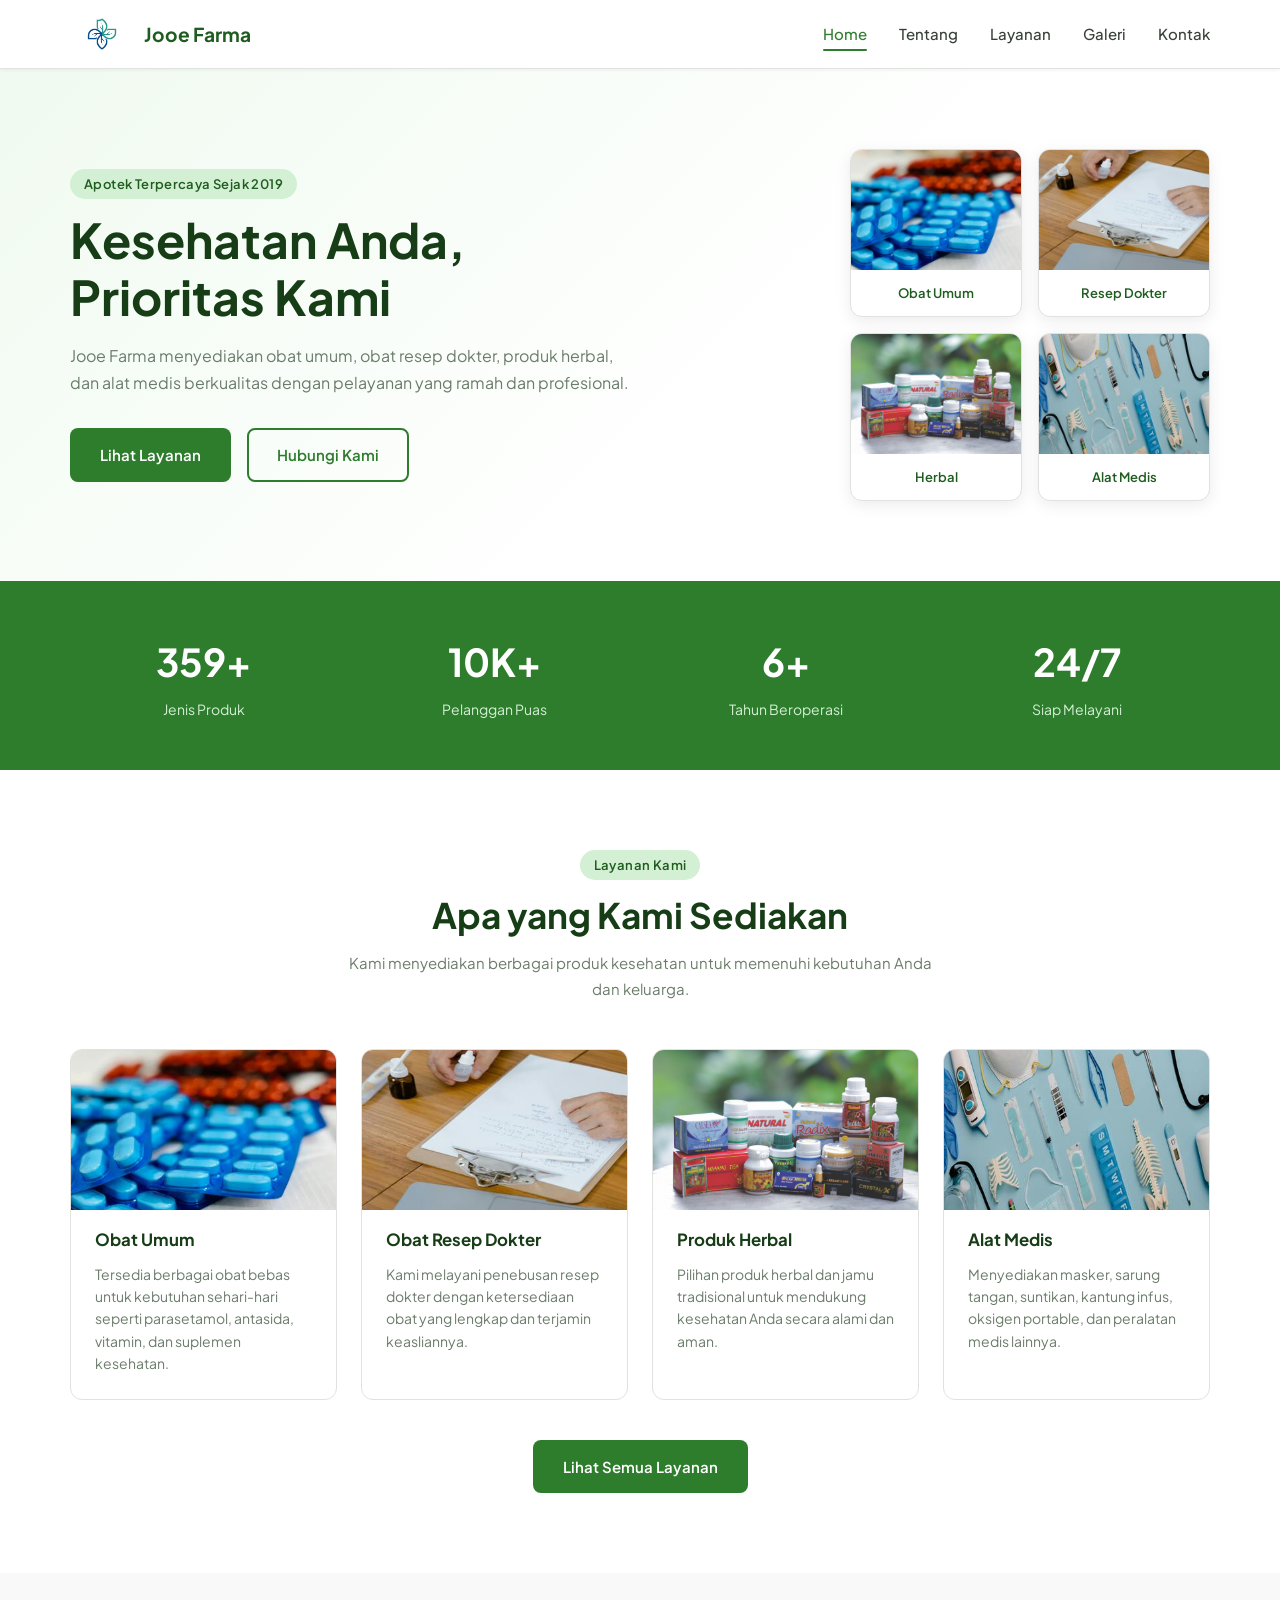
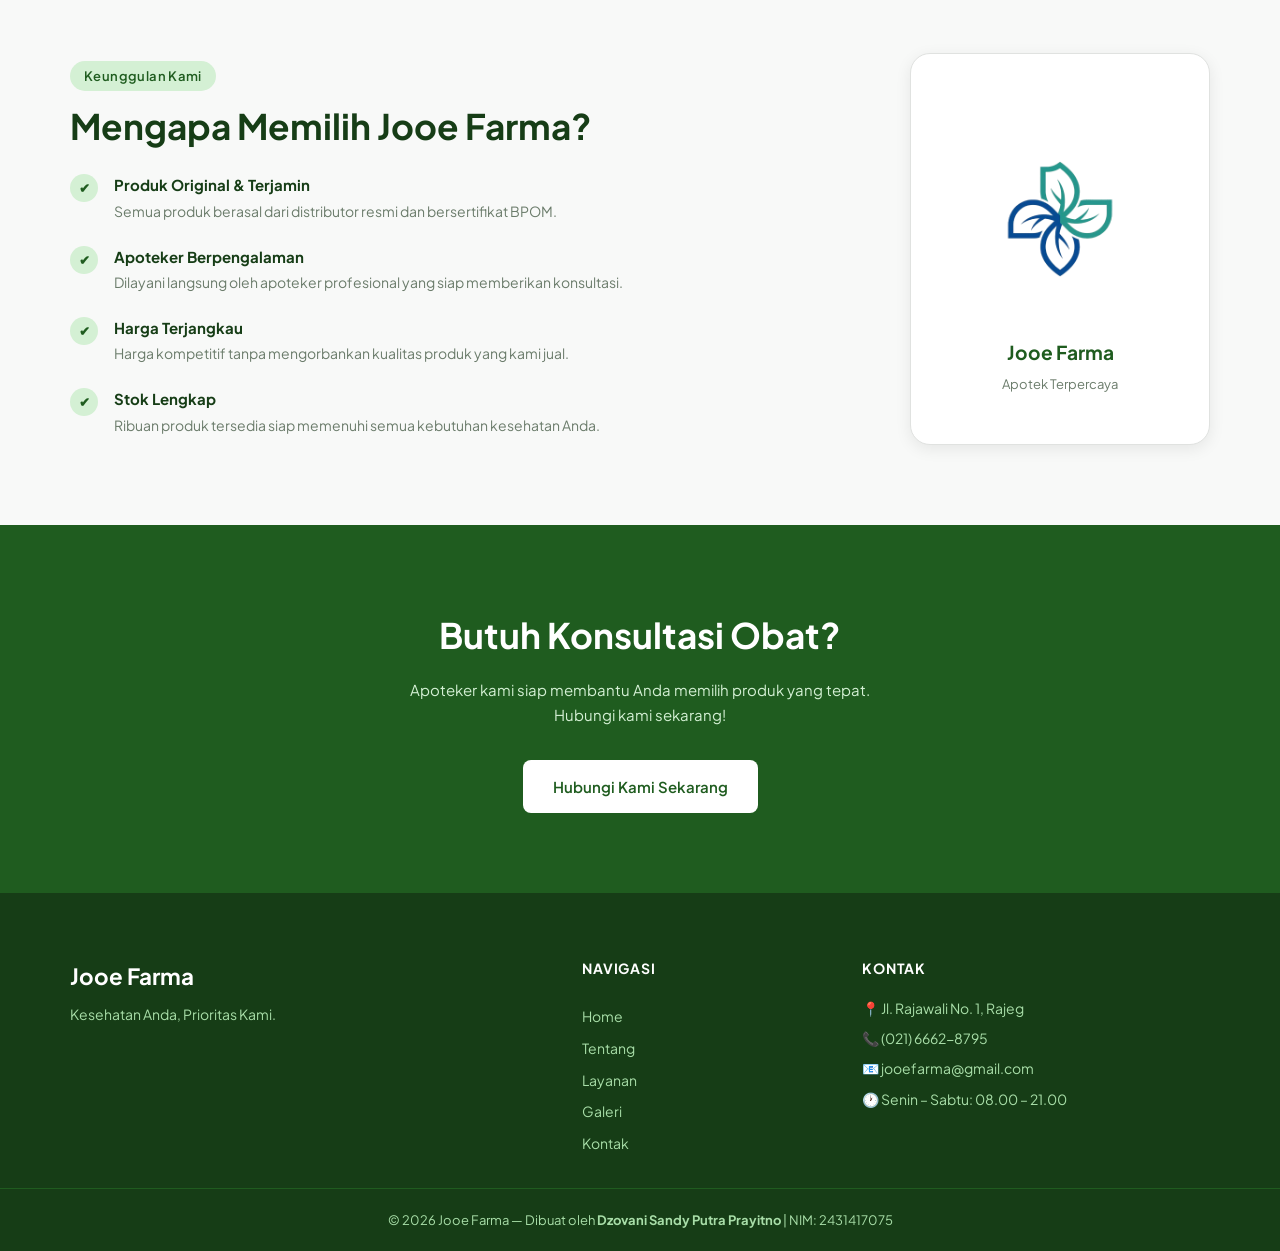
<file: index.html>
<!DOCTYPE html>
<html lang="id">
<head>
  <meta charset="UTF-8" />
  <meta name="viewport" content="width=device-width, initial-scale=1.0" />
  <title>Jooe Farma - Apotek Terpercaya</title>
  <link rel="icon" type="image/png" href="images/logo.png">
  <link rel="stylesheet" href="style.css" />
  <link href="https://fonts.googleapis.com/css2?family=Plus+Jakarta+Sans:wght@400;500;600;700&display=swap" rel="stylesheet" />
</head>
<body>

  <!-- ========== NAVIGASI ========== -->
  <header class="navbar">
    <div class="container navbar__inner">

      <a href="index.html" class="navbar__logo">
        <img src="images/logo.png" alt="Logo Jooe Farma" class="navbar__logo-img" />
        <span class="navbar__logo-text">Jooe Farma</span>
      </a>

      <nav class="navbar__menu" id="navMenu">
        <a href="index.html"    class="navbar__link active">Home</a>
        <a href="tentang.html"  class="navbar__link">Tentang</a>
        <a href="layanan.html"  class="navbar__link">Layanan</a>
        <a href="galeri.html"   class="navbar__link">Galeri</a>
        <a href="kontak.html"   class="navbar__link">Kontak</a>
      </nav>

      <button class="navbar__toggle" id="navToggle" aria-label="Buka menu">
        <span></span>
        <span></span>
        <span></span>
      </button>

    </div>
  </header>

  <main>

    <!-- ========== HERO UTAMA ========== -->
    <section class="hero">
      <div class="container hero__inner">

        <div class="hero__content">
          <span class="badge">Apotek Terpercaya Sejak 2019</span>
          <h1 class="hero__title">Kesehatan Anda,<br />Prioritas Kami</h1>
          <p class="hero__desc">
            Jooe Farma menyediakan obat umum, obat resep dokter, produk herbal,
            dan alat medis berkualitas dengan pelayanan yang ramah dan profesional.
          </p>
          <div class="hero__actions">
            <a href="layanan.html" class="btn btn--primary">Lihat Layanan</a>
            <a href="kontak.html"  class="btn btn--outline">Hubungi Kami</a>
          </div>
        </div>

        <div class="hero__cards">
          <div class="hero-card">
            <img src="images/KATEGORI-PRODUK/foto-obat-umum.jpg" alt="Obat Umum" class="hero-card__img" />
            <p class="hero-card__label">Obat Umum</p>
          </div>
          <div class="hero-card">
            <img src="images/KATEGORI-PRODUK/foto-resep.jpg" alt="Resep Dokter" class="hero-card__img" />
            <p class="hero-card__label">Resep Dokter</p>
          </div>
          <div class="hero-card">
            <img src="images/KATEGORI-PRODUK/foto-herbal.png" alt="Herbal" class="hero-card__img" />
            <p class="hero-card__label">Herbal</p>
          </div>
          <div class="hero-card">
            <img src="images/KATEGORI-PRODUK/foto-alat-medis.jpg" alt="Alat Medis" class="hero-card__img" />
            <p class="hero-card__label">Alat Medis</p>
          </div>
        </div>

      </div>
    </section>

    <!-- ========== STATISTIK ========== -->
    <section class="stats">
      <div class="container stats__grid">
        <div class="stats__item">
          <span class="stats__number">500+</span>
          <span class="stats__label">Jenis Produk</span>
        </div>
        <div class="stats__item">
          <span class="stats__number">10K+</span>
          <span class="stats__label">Pelanggan Puas</span>
        </div>
        <div class="stats__item">
          <span class="stats__number">6+</span>
          <span class="stats__label">Tahun Beroperasi</span>
        </div>
        <div class="stats__item">
          <span class="stats__number">24/7</span>
          <span class="stats__label">Siap Melayani</span>
        </div>
      </div>
    </section>

    <!-- ========== LAYANAN UNGGULAN ========== -->
    <section class="section">
      <div class="container">

        <div class="section__header">
          <span class="badge">Layanan Kami</span>
          <h2 class="section__title">Apa yang Kami Sediakan</h2>
          <p class="section__desc">
            Kami menyediakan berbagai produk kesehatan untuk memenuhi kebutuhan Anda dan keluarga.
          </p>
        </div>

        <div class="services__grid">

          <div class="service-card">
            <img src="images/KATEGORI-PRODUK/foto-obat-umum.jpg" alt="Obat Umum" class="service-card__img" />
            <h3 class="service-card__title">Obat Umum</h3>
            <p class="service-card__desc">
              Tersedia berbagai obat bebas untuk kebutuhan sehari-hari seperti
              parasetamol, antasida, vitamin, dan suplemen kesehatan.
            </p>
          </div>

          <div class="service-card">
            <img src="images/KATEGORI-PRODUK/foto-resep.jpg" alt="Resep Dokter" class="service-card__img" />
            <h3 class="service-card__title">Obat Resep Dokter</h3>
            <p class="service-card__desc">
              Kami melayani penebusan resep dokter dengan ketersediaan obat
              yang lengkap dan terjamin keasliannya.
            </p>
          </div>

          <div class="service-card">
            <img src="images/KATEGORI-PRODUK/foto-herbal.png" alt="Herbal" class="service-card__img" />
            <h3 class="service-card__title">Produk Herbal</h3>
            <p class="service-card__desc">
              Pilihan produk herbal dan jamu tradisional untuk mendukung
              kesehatan Anda secara alami dan aman.
            </p>
          </div>

          <div class="service-card">
            <img src="images/KATEGORI-PRODUK/foto-alat-medis.jpg" alt="Alat Medis" class="service-card__img" />
            <h3 class="service-card__title">Alat Medis</h3>
            <p class="service-card__desc">
              Menyediakan masker, sarung tangan, suntikan, kantung infus,
              oksigen portable, dan peralatan medis lainnya.
            </p>
          </div>

        </div>

        <div class="text-center" style="margin-top: 2.5rem;">
          <a href="layanan.html" class="btn btn--primary">Lihat Semua Layanan</a>
        </div>

      </div>
    </section>

    <!-- ========== KEUNGGULAN KAMI ========== -->
    <section class="section why">
      <div class="container why__inner">

        <div class="why__content">
          <span class="badge">Keunggulan Kami</span>
          <h2 class="section__title">Mengapa Memilih Jooe Farma?</h2>

          <ul class="why__list">

            <li class="why__item">
              <span class="why__check">✔</span>
              <div>
                <strong>Produk Original &amp; Terjamin</strong>
                <p>Semua produk berasal dari distributor resmi dan bersertifikat BPOM.</p>
              </div>
            </li>

            <li class="why__item">
              <span class="why__check">✔</span>
              <div>
                <strong>Apoteker Berpengalaman</strong>
                <p>Dilayani langsung oleh apoteker profesional yang siap memberikan konsultasi.</p>
              </div>
            </li>

            <li class="why__item">
              <span class="why__check">✔</span>
              <div>
                <strong>Harga Terjangkau</strong>
                <p>Harga kompetitif tanpa mengorbankan kualitas produk yang kami jual.</p>
              </div>
            </li>

            <li class="why__item">
              <span class="why__check">✔</span>
              <div>
                <strong>Stok Lengkap</strong>
                <p>Ribuan produk tersedia siap memenuhi semua kebutuhan kesehatan Anda.</p>
              </div>
            </li>

          </ul>
        </div>

        <div class="why__visual">
          <div class="why__visual-box">
            <img src="images/logo.png" alt="Logo Jooe Farma" class="why__visual-logo" />
            <p>Jooe Farma</p>
            <small>Apotek Terpercaya</small>
          </div>
        </div>

      </div>
    </section>

    <!-- ========== BANNER AJAKAN ========== -->
    <section class="cta-banner">
      <div class="container cta-banner__inner">
        <h2 class="cta-banner__title">Butuh Konsultasi Obat?</h2>
        <p class="cta-banner__desc">
          Apoteker kami siap membantu Anda memilih produk yang tepat. Hubungi kami sekarang!
        </p>
        <a href="kontak.html" class="btn btn--white">Hubungi Kami Sekarang</a>
      </div>
    </section>

  </main>

  <!-- ========== FOOTER ========== -->
  <footer class="footer">
    <div class="container footer__grid">

      <div class="footer__brand">
        <span class="footer__logo-text">Jooe Farma</span>
        <p class="footer__tagline">Kesehatan Anda, Prioritas Kami.</p>
      </div>

      <div class="footer__nav">
        <h4 class="footer__heading">Navigasi</h4>
        <a href="index.html"   class="footer__link">Home</a>
        <a href="tentang.html" class="footer__link">Tentang</a>
        <a href="layanan.html" class="footer__link">Layanan</a>
        <a href="galeri.html"  class="footer__link">Galeri</a>
        <a href="kontak.html"  class="footer__link">Kontak</a>
      </div>

      <div class="footer__contact">
        <h4 class="footer__heading">Kontak</h4>
        <p>📍 Jl. Rajawali No. 1, Rajeg</p>
        <p>📞 (021) 6662-8795</p>
        <p>📧 jooefarma@gmail.com</p>
        <p>🕐 Senin – Sabtu: 08.00 – 21.00</p>
      </div>

    </div>

    <div class="footer__bottom">
      <div class="container">
        <p>
          &copy; 2026 Jooe Farma &mdash; Dibuat oleh
          <strong>Dzovani Sandy Putra Prayitno</strong> | NIM: 2431417075
        </p>
      </div>
    </div>
  </footer>

  <script src="script.js"></script>

</body>
</html>
</file>
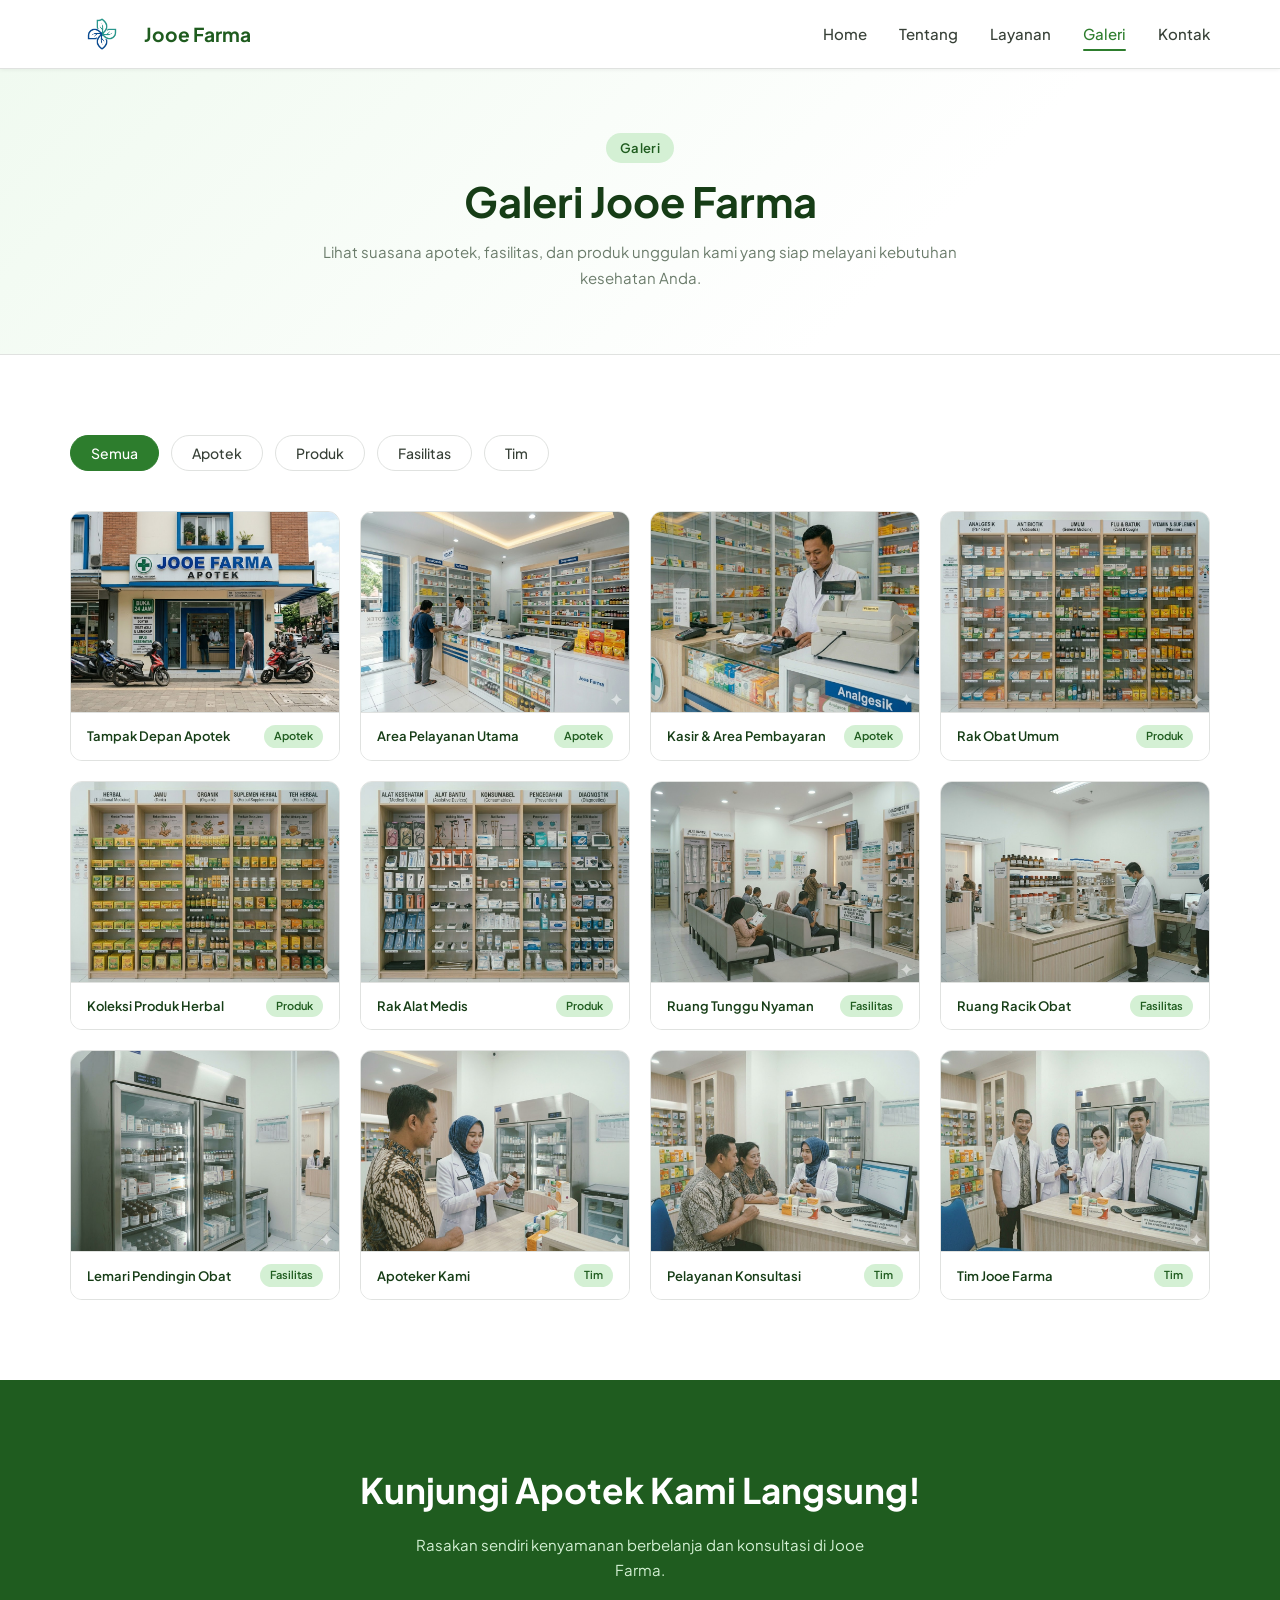
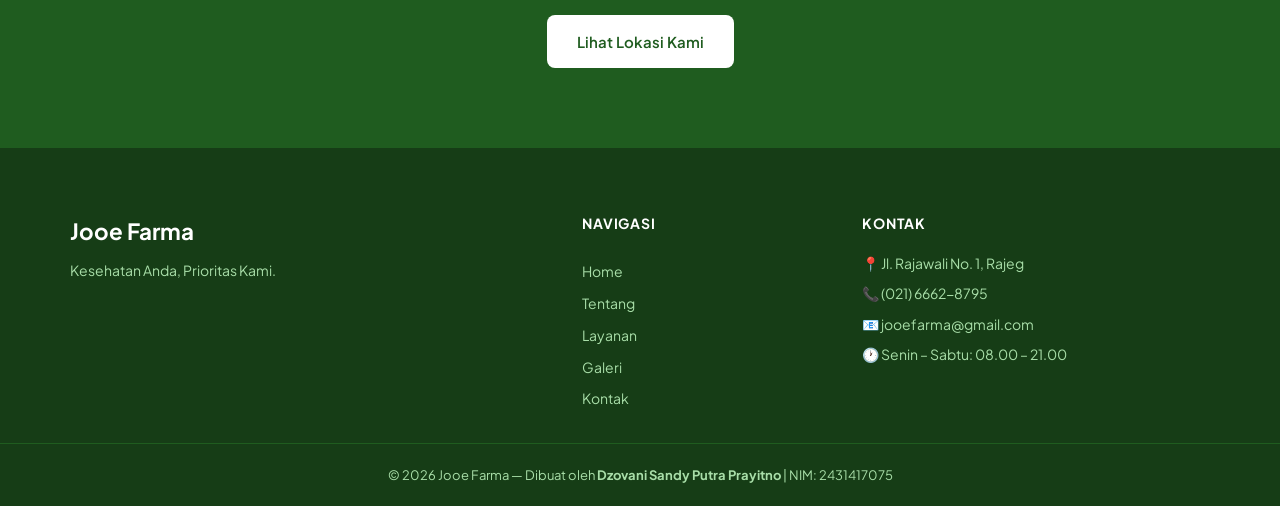
<file: galeri.html>
<!DOCTYPE html>
<html lang="id">
<head>
  <meta charset="UTF-8" />
  <meta name="viewport" content="width=device-width, initial-scale=1.0" />
  <title>Galeri - Jooe Farma</title>
  <link rel="icon" type="image/png" href="images/logo.png">
  <link rel="stylesheet" href="style.css" />
  <link href="https://fonts.googleapis.com/css2?family=Plus+Jakarta+Sans:wght@400;500;600;700&display=swap" rel="stylesheet" />
</head>
<body>

  <!-- ========== NAVIGASI ========== -->
  <header class="navbar">
    <div class="container navbar__inner">

      <a href="index.html" class="navbar__logo">
        <img src="images/logo.png" alt="Logo Jooe Farma" class="navbar__logo-img" />
        <span class="navbar__logo-text">Jooe Farma</span>
      </a>

      <nav class="navbar__menu" id="navMenu">
        <a href="index.html"   class="navbar__link">Home</a>
        <a href="tentang.html" class="navbar__link">Tentang</a>
        <a href="layanan.html" class="navbar__link">Layanan</a>
        <a href="galeri.html"  class="navbar__link active">Galeri</a>
        <a href="kontak.html"  class="navbar__link">Kontak</a>
      </nav>

      <button class="navbar__toggle" id="navToggle" aria-label="Buka menu">
        <span></span>
        <span></span>
        <span></span>
      </button>

    </div>
  </header>

  <main>

    <!-- ========== HERO HALAMAN ========== -->
    <section class="page-hero">
      <div class="container page-hero__inner">
        <span class="badge">Galeri</span>
        <h1 class="page-hero__title">Galeri Jooe Farma</h1>
        <p class="page-hero__desc">
          Lihat suasana apotek, fasilitas, dan produk unggulan kami
          yang siap melayani kebutuhan kesehatan Anda.
        </p>
      </div>
    </section>

    <!-- ========== FILTER KATEGORI ========== -->
    <section class="section" style="padding-bottom: 0;">
      <div class="container">
        <div class="galeri-filter" id="galeriFilter">
          <button class="galeri-filter__btn active" data-filter="semua">Semua</button>
          <button class="galeri-filter__btn" data-filter="apotek">Apotek</button>
          <button class="galeri-filter__btn" data-filter="produk">Produk</button>
          <button class="galeri-filter__btn" data-filter="fasilitas">Fasilitas</button>
          <button class="galeri-filter__btn" data-filter="tim">Tim</button>
        </div>
      </div>
    </section>

    <!-- ========== GRID GALERI ========== -->
    <section class="section" style="padding-top: 2rem;">
      <div class="container">
        <div class="galeri__grid" id="galeriGrid">

          <div class="galeri-item" data-category="apotek">
            <img
              src="images/APOTEK/apotek-depan.jpg"
              alt="Tampak Depan Apotek Jooe Farma"
              class="galeri-item__img-real"
            />
            <div class="galeri-item__overlay">
              <p class="galeri-item__caption">Tampak Depan Apotek</p>
              <span class="galeri-item__cat">Apotek</span>
            </div>
          </div>

          <div class="galeri-item" data-category="apotek">
            <img
              src="images/APOTEK/apotek-dalam.jpg"
              alt="Area Pelayanan Utama Jooe Farma"
              class="galeri-item__img-real"
            />
            <div class="galeri-item__overlay">
              <p class="galeri-item__caption">Area Pelayanan Utama</p>
              <span class="galeri-item__cat">Apotek</span>
            </div>
          </div>

          <div class="galeri-item" data-category="apotek">
            <img
              src="images/APOTEK/apotek-kasir.jpg"
              alt="Kasir dan Area Pembayaran Jooe Farma"
              class="galeri-item__img-real"
            />
            <div class="galeri-item__overlay">
              <p class="galeri-item__caption">Kasir &amp; Area Pembayaran</p>
              <span class="galeri-item__cat">Apotek</span>
            </div>
          </div>

          <!-- KATEGORI: PRODUK -->
          <div class="galeri-item" data-category="produk">
            <img
              src="images/PRODUK-RAK/produk-obat-umum.jpg"
              alt="Rak Obat Umum Jooe Farma"
              class="galeri-item__img-real"
            />
            <div class="galeri-item__overlay">
              <p class="galeri-item__caption">Rak Obat Umum</p>
              <span class="galeri-item__cat">Produk</span>
            </div>
          </div>

          <div class="galeri-item" data-category="produk">
            <img
              src="images/PRODUK-RAK/produk-herbal.jpg"
              alt="Koleksi Produk Herbal Jooe Farma"
              class="galeri-item__img-real"
            />
            <div class="galeri-item__overlay">
              <p class="galeri-item__caption">Koleksi Produk Herbal</p>
              <span class="galeri-item__cat">Produk</span>
            </div>
          </div>

          <div class="galeri-item" data-category="produk">
            <img
              src="images/PRODUK-RAK/produk-alat-medis.jpg"
              alt="Rak Alat Medis Jooe Farma"
              class="galeri-item__img-real"
            />
            <div class="galeri-item__overlay">
              <p class="galeri-item__caption">Rak Alat Medis</p>
              <span class="galeri-item__cat">Produk</span>
            </div>
          </div>

          <!-- KATEGORI: FASILITAS -->
          <div class="galeri-item" data-category="fasilitas">
            <img
              src="images/FASILITAS/fasilitas-ruang-tunggu.jpg"
              alt="Ruang Tunggu Nyaman Jooe Farma"
              class="galeri-item__img-real"
            />
            <div class="galeri-item__overlay">
              <p class="galeri-item__caption">Ruang Tunggu Nyaman</p>
              <span class="galeri-item__cat">Fasilitas</span>
            </div>
          </div>

          <div class="galeri-item" data-category="fasilitas">
            <img
              src="images/FASILITAS/fasilitas-ruang-racik.jpg"
              alt="Ruang Racik Obat Jooe Farma"
              class="galeri-item__img-real"
            />
            <div class="galeri-item__overlay">
              <p class="galeri-item__caption">Ruang Racik Obat</p>
              <span class="galeri-item__cat">Fasilitas</span>
            </div>
          </div>

          <div class="galeri-item" data-category="fasilitas">
            <img
              src="images/FASILITAS/fasilitas-lemari-dingin.jpg"
              alt="Lemari Pendingin Obat Jooe Farma"
              class="galeri-item__img-real"
            />
            <div class="galeri-item__overlay">
              <p class="galeri-item__caption">Lemari Pendingin Obat</p>
              <span class="galeri-item__cat">Fasilitas</span>
            </div>
          </div>

          <!-- KATEGORI: TIM -->
          <div class="galeri-item" data-category="tim">
            <img
              src="images/APOTEKER/tim-apoteker.jpg"
              alt="Apoteker Jooe Farma"
              class="galeri-item__img-real"
            />
            <div class="galeri-item__overlay">
              <p class="galeri-item__caption">Apoteker Kami</p>
              <span class="galeri-item__cat">Tim</span>
            </div>
          </div>

          <div class="galeri-item" data-category="tim">
            <img
              src="images/APOTEKER/tim-konsultasi.jpg"
              alt="Pelayanan Konsultasi Jooe Farma"
              class="galeri-item__img-real"
            />
            <div class="galeri-item__overlay">
              <p class="galeri-item__caption">Pelayanan Konsultasi</p>
              <span class="galeri-item__cat">Tim</span>
            </div>
          </div>

          <div class="galeri-item" data-category="tim">
            <img
              src="images/APOTEKER/tim-bersama.jpg"
              alt="Tim Jooe Farma"
              class="galeri-item__img-real"
            />
            <div class="galeri-item__overlay">
              <p class="galeri-item__caption">Tim Jooe Farma</p>
              <span class="galeri-item__cat">Tim</span>
            </div>
          </div>

        </div>



      </div>
    </section>

    <!-- ========== BANNER AJAKAN ========== -->
    <section class="cta-banner">
      <div class="container cta-banner__inner">
        <h2 class="cta-banner__title">Kunjungi Apotek Kami Langsung!</h2>
        <p class="cta-banner__desc">
          Rasakan sendiri kenyamanan berbelanja dan konsultasi di Jooe Farma.
        </p>
        <a href="kontak.html" class="btn btn--white">Lihat Lokasi Kami</a>
      </div>
    </section>

  </main>

  <!-- ========== FOOTER ========== -->
  <footer class="footer">
    <div class="container footer__grid">

      <div class="footer__brand">
        <span class="footer__logo-text">Jooe Farma</span>
        <p class="footer__tagline">Kesehatan Anda, Prioritas Kami.</p>
      </div>

      <div class="footer__nav">
        <h4 class="footer__heading">Navigasi</h4>
        <a href="index.html"   class="footer__link">Home</a>
        <a href="tentang.html" class="footer__link">Tentang</a>
        <a href="layanan.html" class="footer__link">Layanan</a>
        <a href="galeri.html"  class="footer__link">Galeri</a>
        <a href="kontak.html"  class="footer__link">Kontak</a>
      </div>

      <div class="footer__contact">
        <h4 class="footer__heading">Kontak</h4>
        <p>📍 Jl. Rajawali No. 1, Rajeg</p>
        <p>📞 (021) 6662-8795</p>
        <p>📧 jooefarma@gmail.com</p>
        <p>🕐 Senin – Sabtu: 08.00 – 21.00</p>
      </div>

    </div>

    <div class="footer__bottom">
      <div class="container">
        <p>
          &copy; 2026 Jooe Farma &mdash; Dibuat oleh
          <strong>Dzovani Sandy Putra Prayitno</strong> | NIM: 2431417075
        </p>
      </div>
    </div>
  </footer>

  <script src="script.js"></script>

</body>
</html>
</file>
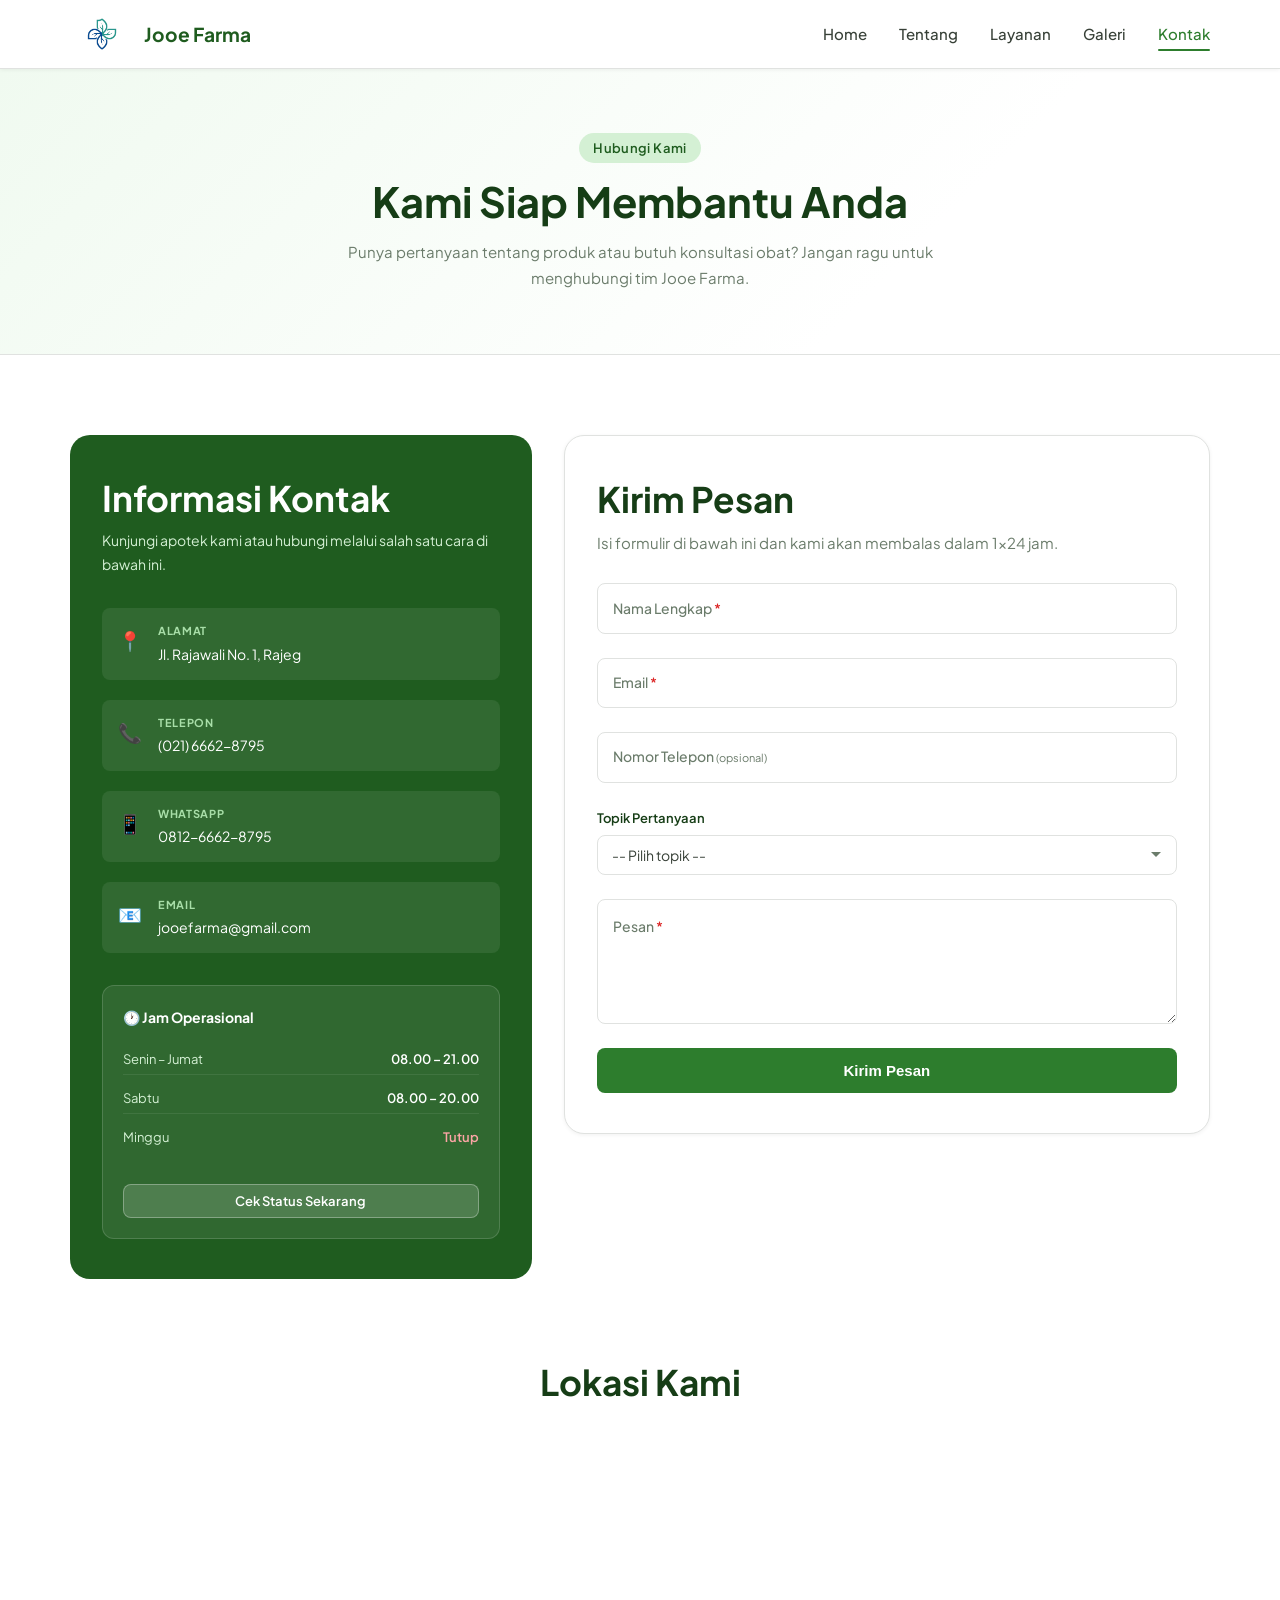
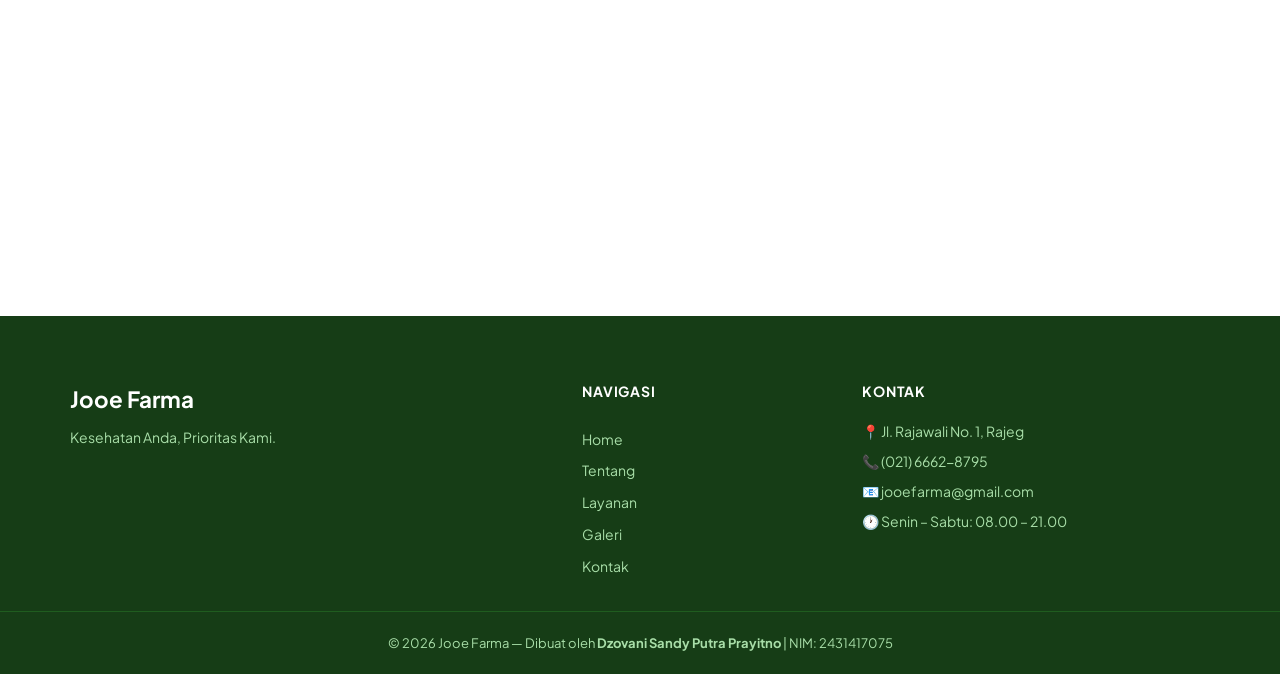
<file: kontak.html>
<!DOCTYPE html>
<html lang="id">
<head>
  <meta charset="UTF-8" />
  <meta name="viewport" content="width=device-width, initial-scale=1.0" />
  <title>Kontak - Jooe Farma</title>
  <link rel="icon" type="image/png" href="images/logo.png">
  <link rel="stylesheet" href="style.css" />
  <link href="https://fonts.googleapis.com/css2?family=Plus+Jakarta+Sans:wght@400;500;600;700&display=swap" rel="stylesheet" />
</head>
<body>

  <!-- ========== NAVIGASI ========== -->
  <header class="navbar">
    <div class="container navbar__inner">

      <a href="index.html" class="navbar__logo">
        <img src="images/logo.png" alt="Logo Jooe Farma" class="navbar__logo-img" />
        <span class="navbar__logo-text">Jooe Farma</span>
      </a>

      <nav class="navbar__menu" id="navMenu">
        <a href="index.html"   class="navbar__link">Home</a>
        <a href="tentang.html" class="navbar__link">Tentang</a>
        <a href="layanan.html" class="navbar__link">Layanan</a>
        <a href="galeri.html"  class="navbar__link">Galeri</a>
        <a href="kontak.html"  class="navbar__link active">Kontak</a>
      </nav>

      <button class="navbar__toggle" id="navToggle" aria-label="Buka menu">
        <span></span>
        <span></span>
        <span></span>
      </button>

    </div>
  </header>

  <main>

    <!-- ========== HERO HALAMAN ========== -->
    <section class="page-hero">
      <div class="container page-hero__inner">
        <span class="badge">Hubungi Kami</span>
        <h1 class="page-hero__title">Kami Siap Membantu Anda</h1>
        <p class="page-hero__desc">
          Punya pertanyaan tentang produk atau butuh konsultasi obat?
          Jangan ragu untuk menghubungi tim Jooe Farma.
        </p>
      </div>
    </section>

    <!-- ========== INFORMASI DAN FORM KONTAK ========== -->
    <section class="section">
      <div class="container kontak__inner">

        <!-- Panel Kiri: Informasi Kontak -->
        <div class="kontak-info">

          <h2 class="section__title">Informasi Kontak</h2>
          <p>Kunjungi apotek kami atau hubungi melalui salah satu cara di bawah ini.</p>

          <div class="kontak-info__list">

            <div class="kontak-info__item">
              <div class="kontak-info__icon">📍</div>
              <div>
                <h4 class="kontak-info__label">Alamat</h4>
                <p class="kontak-info__value">Jl. Rajawali No. 1, Rajeg</p>
              </div>
            </div>

            <div class="kontak-info__item">
              <div class="kontak-info__icon">📞</div>
              <div>
                <h4 class="kontak-info__label">Telepon</h4>
                <p class="kontak-info__value">(021) 6662-8795</p>
              </div>
            </div>

            <div class="kontak-info__item">
              <div class="kontak-info__icon">📱</div>
              <div>
                <h4 class="kontak-info__label">WhatsApp</h4>
                <p class="kontak-info__value">0812-6662-8795</p>
              </div>
            </div>

            <div class="kontak-info__item">
              <div class="kontak-info__icon">📧</div>
              <div>
                <h4 class="kontak-info__label">Email</h4>
                <p class="kontak-info__value">jooefarma@gmail.com</p>
              </div>
            </div>

          </div>

          <!-- Jam Operasional -->
          <div class="jam-operasional">
            <h3 class="jam-operasional__title">🕐 Jam Operasional</h3>
            <div class="jam-operasional__grid">
              <div class="jam-operasional__row">
                <span>Senin – Jumat</span>
                <span class="jam-operasional__time">08.00 – 21.00</span>
              </div>
              <div class="jam-operasional__row">
                <span>Sabtu</span>
                <span class="jam-operasional__time">08.00 – 20.00</span>
              </div>
              <div class="jam-operasional__row">
                <span>Minggu</span>
                <span class="jam-operasional__time jam-operasional__time--tutup">Tutup</span>
              </div>
            </div>
            <button class="jam-toggle-btn" id="jamToggleBtn">Cek Status Sekarang</button>
            <p class="jam-status" id="jamStatus"></p>
          </div>

        </div>

        <!-- Panel Kanan: Form Kirim Pesan -->
        <div class="kontak-form-wrap">

          <h2 class="section__title" style="text-align:left; margin-bottom: 0.5rem;">Kirim Pesan</h2>
          <p style="color: var(--gray-500); margin-bottom: 1.75rem; font-size: 15px;">
            Isi formulir di bawah ini dan kami akan membalas dalam 1x24 jam.
          </p>

          <form class="kontak-form" id="kontakForm" novalidate>

            <!-- Input: Nama -->
            <div class="form-group">
              <input
                type="text"
                id="nama"
                name="nama"
                class="form-input"
                placeholder=" "
              />
              <label class="form-label" for="nama">
                Nama Lengkap <span class="form-required">*</span>
              </label>
            </div>

            <!-- Input: Email -->
            <div class="form-group">
              <input
                type="email"
                id="email"
                name="email"
                class="form-input"
                placeholder=" "
              />
              <label class="form-label" for="email">
                Email <span class="form-required">*</span>
              </label>
            </div>

            <!-- Input: Telepon -->
            <div class="form-group">
              <input
                type="tel"
                id="telp"
                name="telp"
                class="form-input"
                placeholder=" "
              />
              <label class="form-label" for="telp">
                Nomor Telepon <span class="form-optional">(opsional)</span>
              </label>
            </div>

            <!-- Pilihan: Topik -->
            <div class="form-select-wrap">
              <label class="form-select-label" for="topik">Topik Pertanyaan</label>
              <select id="topik" name="topik" class="form-select">
                <option value="">-- Pilih topik --</option>
                <option value="obat-umum">Obat Umum</option>
                <option value="resep">Obat Resep Dokter</option>
                <option value="herbal">Produk Herbal</option>
                <option value="alat-medis">Alat Medis</option>
                <option value="konsultasi">Konsultasi Apoteker</option>
                <option value="lainnya">Lainnya</option>
              </select>
            </div>

            <!-- Input: Pesan -->
            <div class="form-group">
              <textarea
                id="pesan"
                name="pesan"
                class="form-input form-textarea"
                placeholder=" "
                rows="5"
              ></textarea>
              <label class="form-label" for="pesan">
                Pesan <span class="form-required">*</span>
              </label>
            </div>

            <button type="submit" class="btn btn--primary" style="width: 100%;">
              Kirim Pesan
            </button>

          </form>
        </div>

      </div>
    </section>

    <!-- ========== PETA LOKASI ========== -->
    <section class="section" style="padding-top: 0;">
      <div class="container">
        <h2 class="section__title text-center" style="margin-bottom: 1.5rem;">Lokasi Kami</h2>
        <div class="peta-wrapper">
          <iframe
            src="https://www.google.com/maps/embed?pb=!1m18!1m12!1m3!1d3967.1224983220022!2d106.51072897926142!3d-6.114206678072724!2m3!1f0!2f0!3f0!3m2!1i1024!2i768!4f13.1!3m3!1m2!1s0x2e41ffcf55ee023b%3A0x7b00434588c9d297!2sJl.%20Rajawali%2C%20Rajeg%2C%20Kec.%20Rajeg%2C%20Kabupaten%20Tangerang%2C%20Banten%2015540!5e0!3m2!1sid!2sid!4v1778132169169!5m2!1sid!2sid"
            width="100%"
            height="400"
            style="border:0; border-radius: 12px;"
            allowfullscreen=""
            loading="lazy"
            referrerpolicy="no-referrer-when-downgrade">
          </iframe>
        </div>
      </div>
    </section>

  </main>

  <!-- ========== FOOTER ========== -->
  <footer class="footer">
    <div class="container footer__grid">

      <div class="footer__brand">
        <span class="footer__logo-text">Jooe Farma</span>
        <p class="footer__tagline">Kesehatan Anda, Prioritas Kami.</p>
      </div>

      <div class="footer__nav">
        <h4 class="footer__heading">Navigasi</h4>
        <a href="index.html"   class="footer__link">Home</a>
        <a href="tentang.html" class="footer__link">Tentang</a>
        <a href="layanan.html" class="footer__link">Layanan</a>
        <a href="galeri.html"  class="footer__link">Galeri</a>
        <a href="kontak.html"  class="footer__link">Kontak</a>
      </div>

      <div class="footer__contact">
        <h4 class="footer__heading">Kontak</h4>
        <p>📍 Jl. Rajawali No. 1, Rajeg</p>
        <p>📞 (021) 6662-8795</p>
        <p>📧 jooefarma@gmail.com</p>
        <p>🕐 Senin – Sabtu: 08.00 – 21.00</p>
      </div>

    </div>

    <div class="footer__bottom">
      <div class="container">
        <p>
          &copy; 2026 Jooe Farma &mdash; Dibuat oleh
          <strong>Dzovani Sandy Putra Prayitno</strong> | NIM: 2431417075
        </p>
      </div>
    </div>
  </footer>

  <script src="script.js"></script>

</body>
</html>
</file>
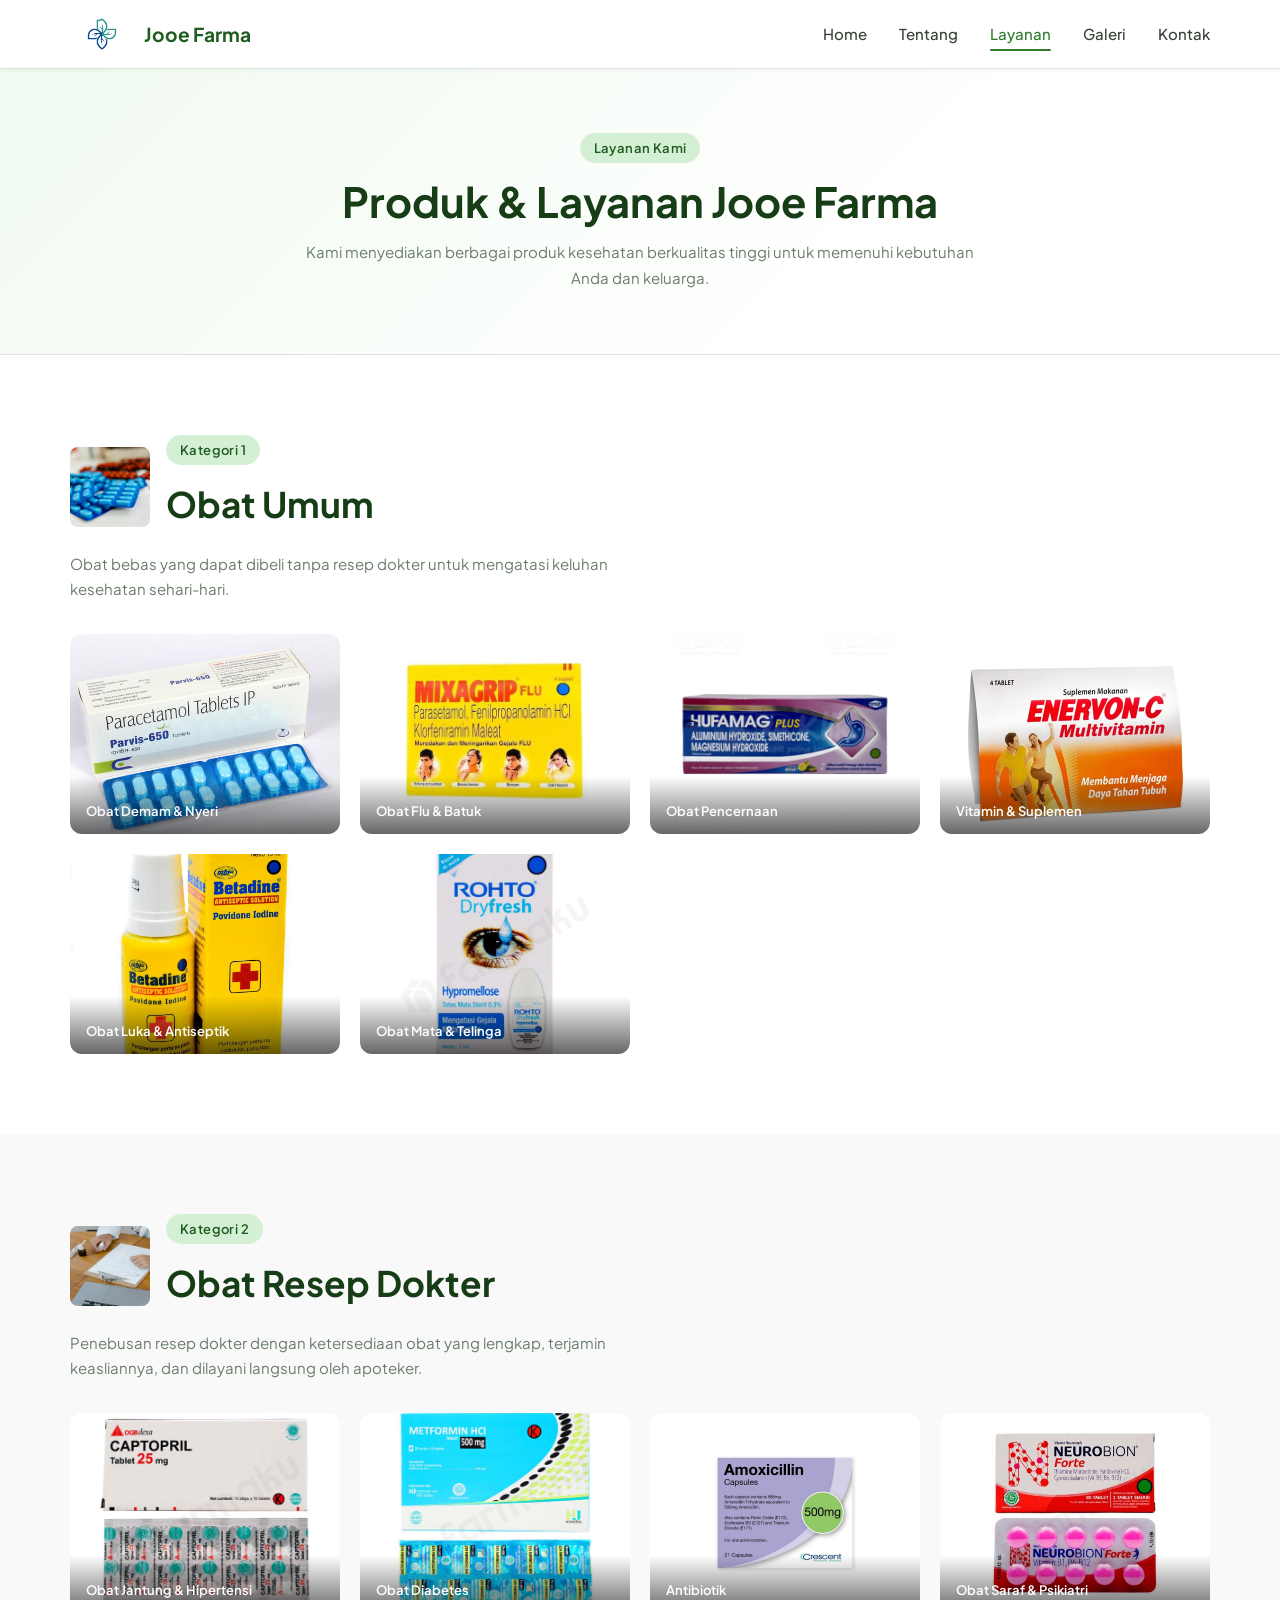
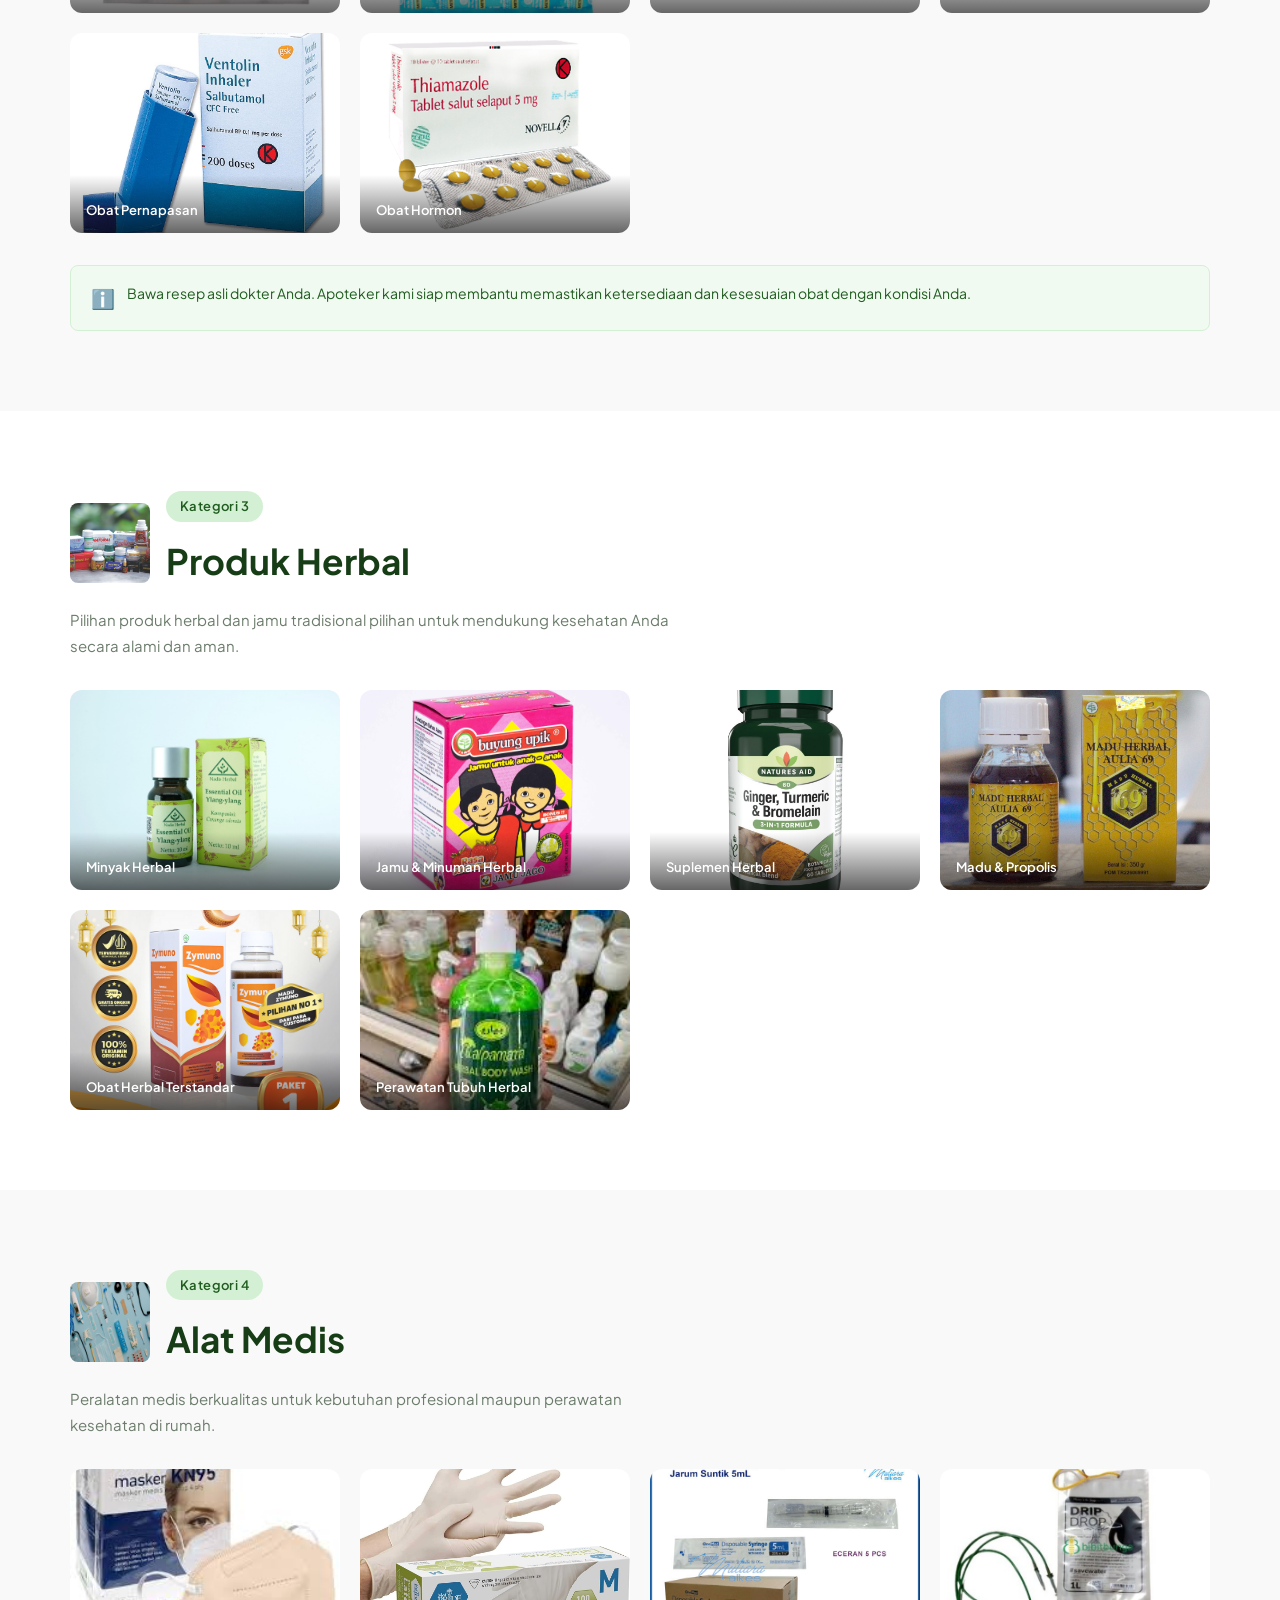
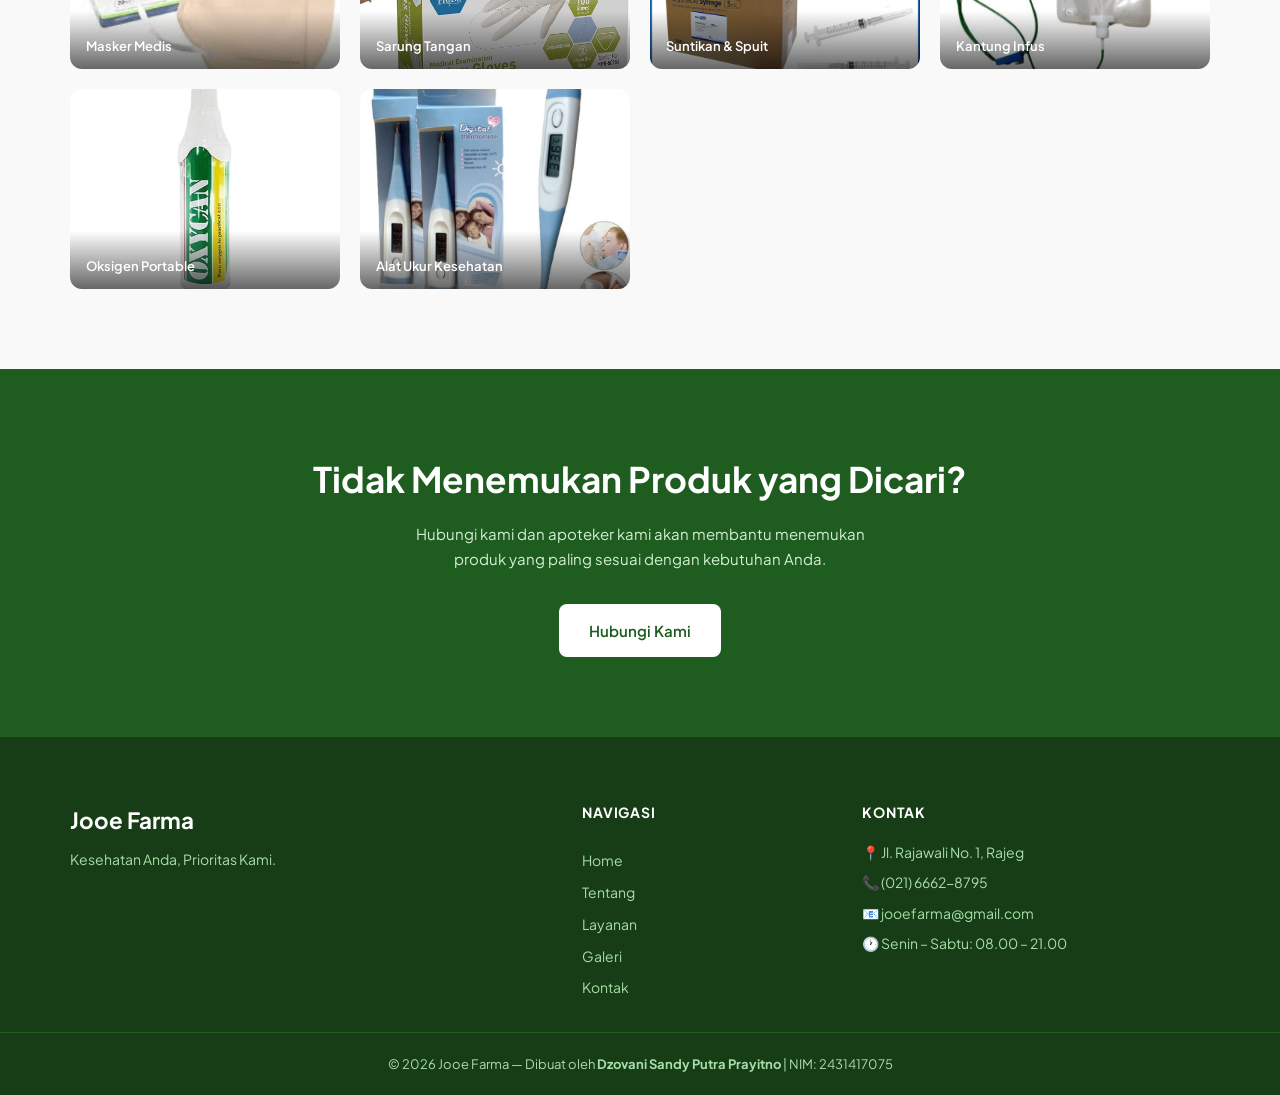
<file: layanan.html>
<!DOCTYPE html>
<html lang="id">
<head>
  <meta charset="UTF-8" />
  <meta name="viewport" content="width=device-width, initial-scale=1.0" />
  <title>Layanan - Jooe Farma</title>
  <link rel="icon" type="image/png" href="images/logo.png">
  <link rel="stylesheet" href="style.css" />
  <link href="https://fonts.googleapis.com/css2?family=Plus+Jakarta+Sans:wght@400;500;600;700&display=swap" rel="stylesheet" />
</head>
<body>

  <!-- ========== NAVIGASI ========== -->
  <header class="navbar">
    <div class="container navbar__inner">

      <a href="index.html" class="navbar__logo">
        <img src="images/logo.png" alt="Logo Jooe Farma" class="navbar__logo-img" />
        <span class="navbar__logo-text">Jooe Farma</span>
      </a>

      <nav class="navbar__menu" id="navMenu">
        <a href="index.html"   class="navbar__link">Home</a>
        <a href="tentang.html" class="navbar__link">Tentang</a>
        <a href="layanan.html" class="navbar__link active">Layanan</a>
        <a href="galeri.html"  class="navbar__link">Galeri</a>
        <a href="kontak.html"  class="navbar__link">Kontak</a>
      </nav>

      <button class="navbar__toggle" id="navToggle" aria-label="Buka menu">
        <span></span>
        <span></span>
        <span></span>
      </button>

    </div>
  </header>

  <main>

    <!-- ========== HERO HALAMAN ========== -->
    <section class="page-hero">
      <div class="container page-hero__inner">
        <span class="badge">Layanan Kami</span>
        <h1 class="page-hero__title">Produk &amp; Layanan Jooe Farma</h1>
        <p class="page-hero__desc">
          Kami menyediakan berbagai produk kesehatan berkualitas tinggi
          untuk memenuhi kebutuhan Anda dan keluarga.
        </p>
      </div>
    </section>

    <!-- ========== KATEGORI: OBAT UMUM ========== -->
    <section class="section">
      <div class="container">

        <div class="layanan-kategori__header">
          <div class="layanan-kategori__title-group">
            <img src="images/KATEGORI-PRODUK/foto-obat-umum.jpg" alt="Obat Umum" class="layanan-kategori__img" />
            <div>
              <span class="badge">Kategori 1</span>
              <h2 class="section__title" style="text-align:left; margin-top: 0.25rem;">Obat Umum</h2>
            </div>
          </div>
          <p class="layanan-kategori__desc">
            Obat bebas yang dapat dibeli tanpa resep dokter untuk mengatasi
            keluhan kesehatan sehari-hari.
          </p>
        </div>

        <div class="produk__grid">

          <div class="produk-card">
            <img src="images/PRODUK/produk-demam.jpg" alt="Obat Demam" class="produk-card__bg" />
            <span class="produk-card__label">Obat Demam &amp; Nyeri</span>
            <div class="produk-card__overlay">
              <h4 class="produk-card__name">Obat Demam &amp; Nyeri</h4>
              <p class="produk-card__desc">Parasetamol, ibuprofen, dan berbagai obat pereda demam dan nyeri.</p>
              <span class="produk-card__tag">Umum</span>
            </div>
          </div>

          <div class="produk-card">
            <img src="images/PRODUK/produk-flu.jpg" alt="Obat Flu" class="produk-card__bg" />
            <span class="produk-card__label">Obat Flu &amp; Batuk</span>
            <div class="produk-card__overlay">
              <h4 class="produk-card__name">Obat Flu &amp; Batuk</h4>
              <p class="produk-card__desc">Antihistamin, dekongestan, dan obat batuk kering maupun berdahak.</p>
              <span class="produk-card__tag">Umum</span>
            </div>
          </div>

          <div class="produk-card">
            <img src="images/PRODUK/produk-pencernaan.jpg" alt="Obat Pencernaan" class="produk-card__bg" />
            <span class="produk-card__label">Obat Pencernaan</span>
            <div class="produk-card__overlay">
              <h4 class="produk-card__name">Obat Pencernaan</h4>
              <p class="produk-card__desc">Antasida, obat maag, diare, dan gangguan lambung lainnya.</p>
              <span class="produk-card__tag">Umum</span>
            </div>
          </div>

          <div class="produk-card">
            <img src="images/PRODUK/produk-vitamin.jpg" alt="Vitamin" class="produk-card__bg" />
            <span class="produk-card__label">Vitamin &amp; Suplemen</span>
            <div class="produk-card__overlay">
              <h4 class="produk-card__name">Vitamin &amp; Suplemen</h4>
              <p class="produk-card__desc">Vitamin C, D, multivitamin, dan suplemen untuk daya tahan tubuh.</p>
              <span class="produk-card__tag">Umum</span>
            </div>
          </div>

          <div class="produk-card">
            <img src="images/PRODUK/produk-luka.jpg" alt="Obat Luka" class="produk-card__bg" />
            <span class="produk-card__label">Obat Luka &amp; Antiseptik</span>
            <div class="produk-card__overlay">
              <h4 class="produk-card__name">Obat Luka &amp; Antiseptik</h4>
              <p class="produk-card__desc">Betadine, salep luka, plester, dan berbagai produk perawatan luka.</p>
              <span class="produk-card__tag">Umum</span>
            </div>
          </div>

          <div class="produk-card">
            <img src="images/PRODUK/produk-mata.jpg" alt="Obat Mata" class="produk-card__bg" />
            <span class="produk-card__label">Obat Mata &amp; Telinga</span>
            <div class="produk-card__overlay">
              <h4 class="produk-card__name">Obat Mata &amp; Telinga</h4>
              <p class="produk-card__desc">Tetes mata, salep mata, tetes telinga untuk perawatan sehari-hari.</p>
              <span class="produk-card__tag">Umum</span>
            </div>
          </div>

        </div>
      </div>
    </section>

    <!-- ========== KATEGORI: OBAT RESEP DOKTER ========== -->
    <section class="section" style="background: var(--gray-50);">
      <div class="container">

        <div class="layanan-kategori__header">
          <div class="layanan-kategori__title-group">
            <img src="images/KATEGORI-PRODUK/foto-resep.jpg" alt="Resep Dokter" class="layanan-kategori__img" />
            <div>
              <span class="badge">Kategori 2</span>
              <h2 class="section__title" style="text-align:left; margin-top: 0.25rem;">Obat Resep Dokter</h2>
            </div>
          </div>
          <p class="layanan-kategori__desc">
            Penebusan resep dokter dengan ketersediaan obat yang lengkap,
            terjamin keasliannya, dan dilayani langsung oleh apoteker.
          </p>
        </div>

        <div class="produk__grid">

          <div class="produk-card">
            <img src="images/PRODUK/produk-jantung.jpg" alt="Obat Jantung" class="produk-card__bg" />
            <span class="produk-card__label">Obat Jantung &amp; Hipertensi</span>
            <div class="produk-card__overlay">
              <h4 class="produk-card__name">Obat Jantung &amp; Hipertensi</h4>
              <p class="produk-card__desc">Amlodipine, captopril, bisoprolol, dan obat kardiovaskular lainnya.</p>
              <span class="produk-card__tag produk-card__tag--resep">Resep</span>
            </div>
          </div>

          <div class="produk-card">
            <img src="images/PRODUK/produk-diabetes.jpg" alt="Obat Diabetes" class="produk-card__bg" />
            <span class="produk-card__label">Obat Diabetes</span>
            <div class="produk-card__overlay">
              <h4 class="produk-card__name">Obat Diabetes</h4>
              <p class="produk-card__desc">Metformin, glibenclamide, insulin, dan obat antidiabetes lainnya.</p>
              <span class="produk-card__tag produk-card__tag--resep">Resep</span>
            </div>
          </div>

          <div class="produk-card">
            <img src="images/PRODUK/produk-antibiotik.jpg" alt="Antibiotik" class="produk-card__bg" />
            <span class="produk-card__label">Antibiotik</span>
            <div class="produk-card__overlay">
              <h4 class="produk-card__name">Antibiotik</h4>
              <p class="produk-card__desc">Amoxicillin, azithromycin, ciprofloxacin sesuai resep dokter.</p>
              <span class="produk-card__tag produk-card__tag--resep">Resep</span>
            </div>
          </div>

          <div class="produk-card">
            <img src="images/PRODUK/produk-saraf.jpg" alt="Obat Saraf" class="produk-card__bg" />
            <span class="produk-card__label">Obat Saraf &amp; Psikiatri</span>
            <div class="produk-card__overlay">
              <h4 class="produk-card__name">Obat Saraf &amp; Psikiatri</h4>
              <p class="produk-card__desc">Obat-obatan untuk gangguan saraf dan kondisi psikiatri tertentu.</p>
              <span class="produk-card__tag produk-card__tag--resep">Resep</span>
            </div>
          </div>

          <div class="produk-card">
            <img src="images/PRODUK/produk-pernapasan.jpg" alt="Obat Pernapasan" class="produk-card__bg" />
            <span class="produk-card__label">Obat Pernapasan</span>
            <div class="produk-card__overlay">
              <h4 class="produk-card__name">Obat Pernapasan</h4>
              <p class="produk-card__desc">Salbutamol, kortikosteroid inhalasi, dan obat asma lainnya.</p>
              <span class="produk-card__tag produk-card__tag--resep">Resep</span>
            </div>
          </div>

          <div class="produk-card">
            <img src="images/PRODUK/produk-hormon.png" alt="Obat Hormon" class="produk-card__bg" />
            <span class="produk-card__label">Obat Hormon</span>
            <div class="produk-card__overlay">
              <h4 class="produk-card__name">Obat Hormon</h4>
              <p class="produk-card__desc">Obat tiroid, kortikosteroid oral, dan terapi hormon lainnya.</p>
              <span class="produk-card__tag produk-card__tag--resep">Resep</span>
            </div>
          </div>

        </div>

        <!-- Kotak Info Resep -->
        <div class="resep-info">
          <span class="resep-info__icon">ℹ️</span>
          <p>
            Bawa resep asli dokter Anda. Apoteker kami siap membantu memastikan
            ketersediaan dan kesesuaian obat dengan kondisi Anda.
          </p>
        </div>

      </div>
    </section>

    <!-- ========== KATEGORI: PRODUK HERBAL ========== -->
    <section class="section">
      <div class="container">

        <div class="layanan-kategori__header">
          <div class="layanan-kategori__title-group">
            <img src="images/KATEGORI-PRODUK/foto-herbal.png" alt="Herbal" class="layanan-kategori__img" />
            <div>
              <span class="badge">Kategori 3</span>
              <h2 class="section__title" style="text-align:left; margin-top: 0.25rem;">Produk Herbal</h2>
            </div>
          </div>
          <p class="layanan-kategori__desc">
            Pilihan produk herbal dan jamu tradisional pilihan untuk mendukung
            kesehatan Anda secara alami dan aman.
          </p>
        </div>

        <div class="produk__grid">

          <div class="produk-card">
            <img src="images/PRODUK/produk-minyak-herbal.jpg" alt="Minyak Herbal" class="produk-card__bg" />
            <span class="produk-card__label">Minyak Herbal</span>
            <div class="produk-card__overlay">
              <h4 class="produk-card__name">Minyak Herbal</h4>
              <p class="produk-card__desc">Minyak kayu putih, minyak zaitun, dan minyak esensial berkualitas.</p>
              <span class="produk-card__tag produk-card__tag--herbal">Herbal</span>
            </div>
          </div>

          <div class="produk-card">
            <img src="images/PRODUK/produk-jamu.jpg" alt="Jamu" class="produk-card__bg" />
            <span class="produk-card__label">Jamu &amp; Minuman Herbal</span>
            <div class="produk-card__overlay">
              <h4 class="produk-card__name">Jamu &amp; Minuman Herbal</h4>
              <p class="produk-card__desc">Jamu tradisional, teh herbal, dan minuman kesehatan alami.</p>
              <span class="produk-card__tag produk-card__tag--herbal">Herbal</span>
            </div>
          </div>

          <div class="produk-card">
            <img src="images/PRODUK/produk-suplemen-herbal.jpg" alt="Suplemen Herbal" class="produk-card__bg" />
            <span class="produk-card__label">Suplemen Herbal</span>
            <div class="produk-card__overlay">
              <h4 class="produk-card__name">Suplemen Herbal</h4>
              <p class="produk-card__desc">Ekstrak temulawak, kunyit, jahe, dan suplemen herbal lainnya.</p>
              <span class="produk-card__tag produk-card__tag--herbal">Herbal</span>
            </div>
          </div>

          <div class="produk-card">
            <img src="images/PRODUK/produk-madu.jpg" alt="Madu" class="produk-card__bg" />
            <span class="produk-card__label">Madu &amp; Propolis</span>
            <div class="produk-card__overlay">
              <h4 class="produk-card__name">Madu &amp; Propolis</h4>
              <p class="produk-card__desc">Madu murni, propolis, royal jelly untuk imunitas dan stamina.</p>
              <span class="produk-card__tag produk-card__tag--herbal">Herbal</span>
            </div>
          </div>

          <div class="produk-card">
            <img src="images/PRODUK/produk-herbal-std.png" alt="Herbal Terstandar" class="produk-card__bg" />
            <span class="produk-card__label">Obat Herbal Terstandar</span>
            <div class="produk-card__overlay">
              <h4 class="produk-card__name">Obat Herbal Terstandar</h4>
              <p class="produk-card__desc">Produk herbal bersertifikat BPOM untuk berbagai keluhan kesehatan.</p>
              <span class="produk-card__tag produk-card__tag--herbal">Herbal</span>
            </div>
          </div>

          <div class="produk-card">
            <img src="images/PRODUK/produk-perawatan.jpg" alt="Perawatan Tubuh" class="produk-card__bg" />
            <span class="produk-card__label">Perawatan Tubuh Herbal</span>
            <div class="produk-card__overlay">
              <h4 class="produk-card__name">Perawatan Tubuh Herbal</h4>
              <p class="produk-card__desc">Sabun, lotion, dan produk perawatan kulit berbahan alami herbal.</p>
              <span class="produk-card__tag produk-card__tag--herbal">Herbal</span>
            </div>
          </div>

        </div>
      </div>
    </section>

    <!-- ========== KATEGORI: ALAT MEDIS ========== -->
    <section class="section" style="background: var(--gray-50);">
      <div class="container">

        <div class="layanan-kategori__header">
          <div class="layanan-kategori__title-group">
            <img src="images/KATEGORI-PRODUK/foto-alat-medis.jpg" alt="Alat Medis" class="layanan-kategori__img" />
            <div>
              <span class="badge">Kategori 4</span>
              <h2 class="section__title" style="text-align:left; margin-top: 0.25rem;">Alat Medis</h2>
            </div>
          </div>
          <p class="layanan-kategori__desc">
            Peralatan medis berkualitas untuk kebutuhan profesional maupun
            perawatan kesehatan di rumah.
          </p>
        </div>

        <div class="produk__grid">

          <div class="produk-card">
            <img src="images/PRODUK/produk-masker.jpg" alt="Masker Medis" class="produk-card__bg" />
            <span class="produk-card__label">Masker Medis</span>
            <div class="produk-card__overlay">
              <h4 class="produk-card__name">Masker Medis</h4>
              <p class="produk-card__desc">Masker bedah, masker KN95, dan masker N95 untuk perlindungan optimal.</p>
              <span class="produk-card__tag produk-card__tag--alat">Alat Medis</span>
            </div>
          </div>

          <div class="produk-card">
            <img src="images/PRODUK/produk-sarung-tangan.jpg" alt="Sarung Tangan" class="produk-card__bg" />
            <span class="produk-card__label">Sarung Tangan</span>
            <div class="produk-card__overlay">
              <h4 class="produk-card__name">Sarung Tangan</h4>
              <p class="produk-card__desc">Sarung tangan latex, nitrile, dan vinyl steril untuk berbagai keperluan.</p>
              <span class="produk-card__tag produk-card__tag--alat">Alat Medis</span>
            </div>
          </div>

          <div class="produk-card">
            <img src="images/PRODUK/produk-suntikan.jpg" alt="Suntikan" class="produk-card__bg" />
            <span class="produk-card__label">Suntikan &amp; Spuit</span>
            <div class="produk-card__overlay">
              <h4 class="produk-card__name">Suntikan &amp; Spuit</h4>
              <p class="produk-card__desc">Spuit berbagai ukuran (1ml, 3ml, 5ml, 10ml) steril sekali pakai.</p>
              <span class="produk-card__tag produk-card__tag--alat">Alat Medis</span>
            </div>
          </div>

          <div class="produk-card">
            <img src="images/PRODUK/produk-infus.jpg" alt="Kantung Infus" class="produk-card__bg" />
            <span class="produk-card__label">Kantung Infus</span>
            <div class="produk-card__overlay">
              <h4 class="produk-card__name">Kantung Infus</h4>
              <p class="produk-card__desc">Kantung infus NaCl, RL, dan D5% berbagai ukuran untuk keperluan medis.</p>
              <span class="produk-card__tag produk-card__tag--alat">Alat Medis</span>
            </div>
          </div>

          <div class="produk-card">
            <img src="images/PRODUK/produk-oksigen-portable.jpg" alt="Oksigen Portable" class="produk-card__bg" />
            <span class="produk-card__label">Oksigen Portable</span>
            <div class="produk-card__overlay">
              <h4 class="produk-card__name">Oksigen Portable</h4>
              <p class="produk-card__desc">Tabung oksigen portable praktis untuk pertolongan pertama dan perjalanan.</p>
              <span class="produk-card__tag produk-card__tag--alat">Alat Medis</span>
            </div>
          </div>

          <div class="produk-card">
            <img src="images/PRODUK/produk-alat-ukur.jpg" alt="Alat Ukur" class="produk-card__bg" />
            <span class="produk-card__label">Alat Ukur Kesehatan</span>
            <div class="produk-card__overlay">
              <h4 class="produk-card__name">Alat Ukur Kesehatan</h4>
              <p class="produk-card__desc">Termometer, tensimeter, pulse oximeter, dan glukometer untuk monitoring kesehatan.</p>
              <span class="produk-card__tag produk-card__tag--alat">Alat Medis</span>
            </div>
          </div>

        </div>
      </div>
    </section>

    <!-- ========== BANNER AJAKAN ========== -->
    <section class="cta-banner">
      <div class="container cta-banner__inner">
        <h2 class="cta-banner__title">Tidak Menemukan Produk yang Dicari?</h2>
        <p class="cta-banner__desc">
          Hubungi kami dan apoteker kami akan membantu menemukan produk
          yang paling sesuai dengan kebutuhan Anda.
        </p>
        <a href="kontak.html" class="btn btn--white">Hubungi Kami</a>
      </div>
    </section>

  </main>

  <!-- ========== FOOTER ========== -->
  <footer class="footer">
    <div class="container footer__grid">

      <div class="footer__brand">
        <span class="footer__logo-text">Jooe Farma</span>
        <p class="footer__tagline">Kesehatan Anda, Prioritas Kami.</p>
      </div>

      <div class="footer__nav">
        <h4 class="footer__heading">Navigasi</h4>
        <a href="index.html"   class="footer__link">Home</a>
        <a href="tentang.html" class="footer__link">Tentang</a>
        <a href="layanan.html" class="footer__link">Layanan</a>
        <a href="galeri.html"  class="footer__link">Galeri</a>
        <a href="kontak.html"  class="footer__link">Kontak</a>
      </div>

      <div class="footer__contact">
        <h4 class="footer__heading">Kontak</h4>
        <p>📍 Jl. Rajawali No. 1, Rajeg</p>
        <p>📞 (021) 6662-8795</p>
        <p>📧 jooefarma@gmail.com</p>
        <p>🕐 Senin – Sabtu: 08.00 – 21.00</p>
      </div>

    </div>

    <div class="footer__bottom">
      <div class="container">
        <p>
          &copy; 2026 Jooe Farma &mdash; Dibuat oleh
          <strong>Dzovani Sandy Putra Prayitno</strong> | NIM: 2431417075
        </p>
      </div>
    </div>
  </footer>

  <script src="script.js"></script>

</body>
</html>
</file>
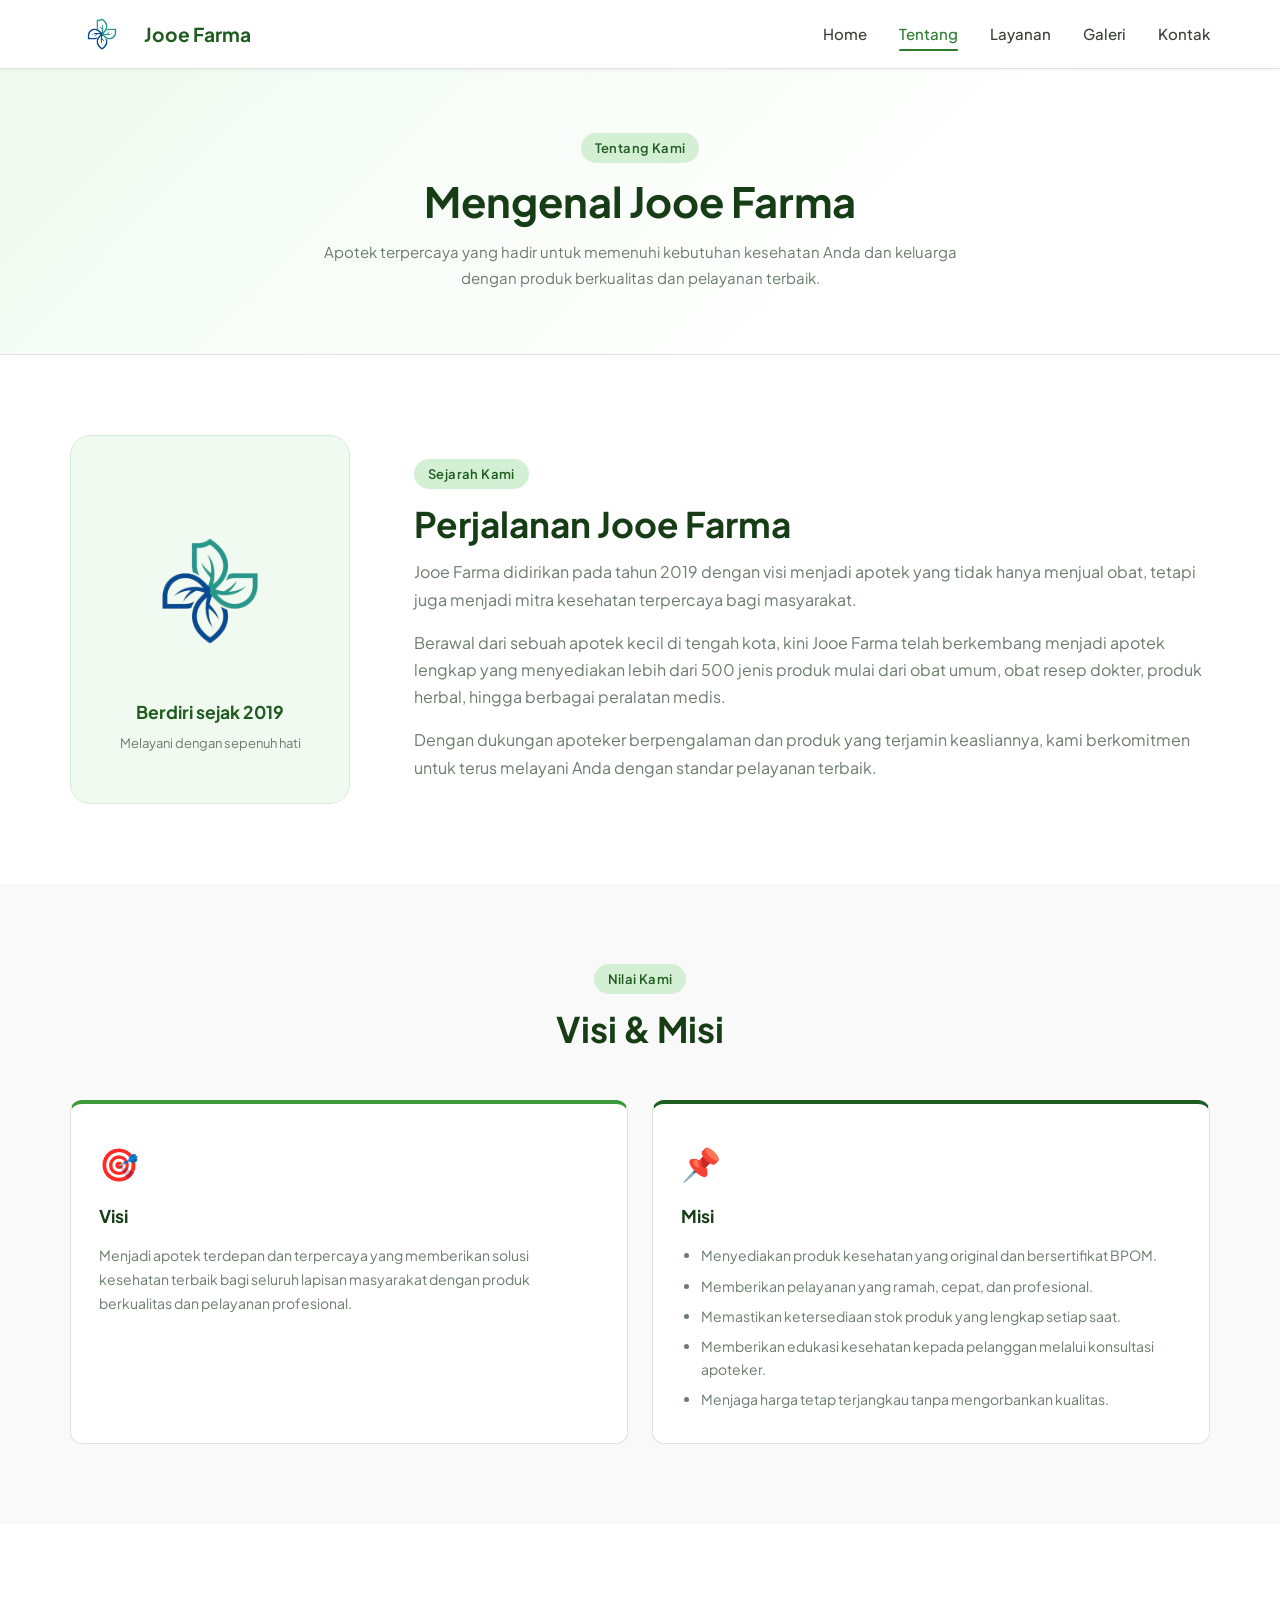
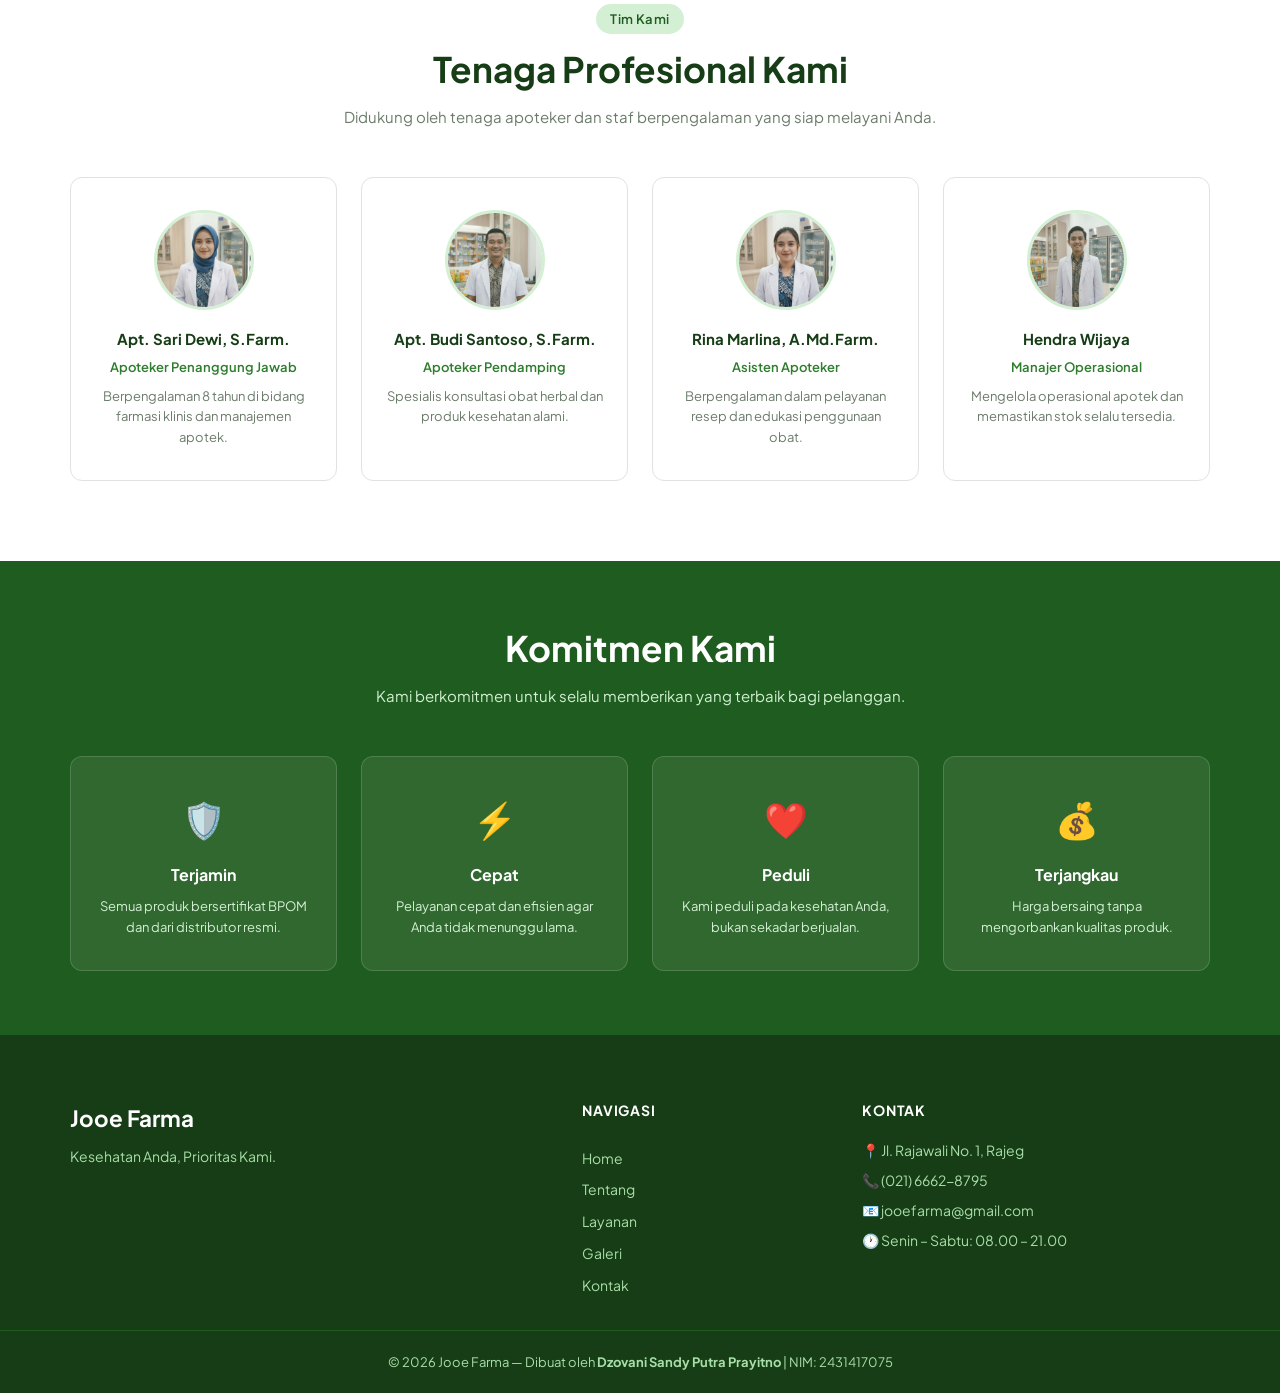
<file: tentang.html>
<!DOCTYPE html>
<html lang="id">
<head>
  <meta charset="UTF-8" />
  <meta name="viewport" content="width=device-width, initial-scale=1.0" />
  <title>Tentang Kami - Jooe Farma</title>
  <link rel="icon" type="image/png" href="images/logo.png">
  <link rel="stylesheet" href="style.css" />
  <link href="https://fonts.googleapis.com/css2?family=Plus+Jakarta+Sans:wght@400;500;600;700&display=swap" rel="stylesheet" />
</head>
<body>

  <!-- ========== NAVIGASI ========== -->
  <header class="navbar">
    <div class="container navbar__inner">

      <a href="index.html" class="navbar__logo">
        <img src="images/logo.png" alt="Logo Jooe Farma" class="navbar__logo-img" />
        <span class="navbar__logo-text">Jooe Farma</span>
      </a>

      <nav class="navbar__menu" id="navMenu">
        <a href="index.html"   class="navbar__link">Home</a>
        <a href="tentang.html" class="navbar__link active">Tentang</a>
        <a href="layanan.html" class="navbar__link">Layanan</a>
        <a href="galeri.html"  class="navbar__link">Galeri</a>
        <a href="kontak.html"  class="navbar__link">Kontak</a>
      </nav>

      <button class="navbar__toggle" id="navToggle" aria-label="Buka menu">
        <span></span>
        <span></span>
        <span></span>
      </button>

    </div>
  </header>

  <main>

    <!-- ========== HERO HALAMAN ========== -->
    <section class="page-hero">
      <div class="container page-hero__inner">
        <span class="badge">Tentang Kami</span>
        <h1 class="page-hero__title">Mengenal Jooe Farma</h1>
        <p class="page-hero__desc">
          Apotek terpercaya yang hadir untuk memenuhi kebutuhan kesehatan
          Anda dan keluarga dengan produk berkualitas dan pelayanan terbaik.
        </p>
      </div>
    </section>

    <!-- ========== SEJARAH KAMI ========== -->
    <section class="section">
      <div class="container about-story__inner">

        <div class="about-story__visual">
          <div class="about-story__box">
            <img src="images/logo.png" alt="Logo Jooe Farma" class="about-story__logo">
            <p>Berdiri sejak 2019</p>
            <small>Melayani dengan sepenuh hati</small>
          </div>
        </div>

        <div class="about-story__content">
          <span class="badge">Sejarah Kami</span>
          <h2 class="section__title">Perjalanan Jooe Farma</h2>
          <p style="color: var(--gray-500); margin-bottom: 1rem;">
            Jooe Farma didirikan pada tahun 2019 dengan visi menjadi apotek
            yang tidak hanya menjual obat, tetapi juga menjadi mitra kesehatan
            terpercaya bagi masyarakat.
          </p>
          <p style="color: var(--gray-500); margin-bottom: 1rem;">
            Berawal dari sebuah apotek kecil di tengah kota, kini Jooe Farma
            telah berkembang menjadi apotek lengkap yang menyediakan lebih dari
            500 jenis produk mulai dari obat umum, obat resep dokter, produk
            herbal, hingga berbagai peralatan medis.
          </p>
          <p style="color: var(--gray-500);">
            Dengan dukungan apoteker berpengalaman dan produk yang terjamin
            keasliannya, kami berkomitmen untuk terus melayani Anda dengan
            standar pelayanan terbaik.
          </p>
        </div>

      </div>
    </section>

    <!-- ========== VISI DAN MISI ========== -->
    <section class="section" style="background: var(--gray-50);">
      <div class="container">

        <div class="section__header">
          <span class="badge">Nilai Kami</span>
          <h2 class="section__title">Visi &amp; Misi</h2>
        </div>

        <div class="visi-misi__grid">

          <div class="visi-misi__card visi-misi__card--visi">
            <div class="visi-misi__icon">🎯</div>
            <h3 class="visi-misi__title">Visi</h3>
            <p class="visi-misi__text">
              Menjadi apotek terdepan dan terpercaya yang memberikan solusi
              kesehatan terbaik bagi seluruh lapisan masyarakat dengan
              produk berkualitas dan pelayanan profesional.
            </p>
          </div>

          <div class="visi-misi__card visi-misi__card--misi">
            <div class="visi-misi__icon">📌</div>
            <h3 class="visi-misi__title">Misi</h3>
            <ul class="visi-misi__list">
              <li>Menyediakan produk kesehatan yang original dan bersertifikat BPOM.</li>
              <li>Memberikan pelayanan yang ramah, cepat, dan profesional.</li>
              <li>Memastikan ketersediaan stok produk yang lengkap setiap saat.</li>
              <li>Memberikan edukasi kesehatan kepada pelanggan melalui konsultasi apoteker.</li>
              <li>Menjaga harga tetap terjangkau tanpa mengorbankan kualitas.</li>
            </ul>
          </div>

        </div>

      </div>
    </section>

    <!-- ========== TIM KAMI ========== -->
    <section class="section">
      <div class="container">

        <div class="section__header">
          <span class="badge">Tim Kami</span>
          <h2 class="section__title">Tenaga Profesional Kami</h2>
          <p class="section__desc">
            Didukung oleh tenaga apoteker dan staf berpengalaman yang siap melayani Anda.
          </p>
        </div>

        <div class="team__grid">

          <div class="team-card">
            <div class="team-card__avatar"><img src="images/APOTEKER/Sari Dewi.jpg" alt="Sari Dewi" class="team-card__avatar-img"></div>
            <h4 class="team-card__name">Apt. Sari Dewi, S.Farm.</h4>
            <p class="team-card__role">Apoteker Penanggung Jawab</p>
            <p class="team-card__desc">Berpengalaman 8 tahun di bidang farmasi klinis dan manajemen apotek.</p>
          </div>

          <div class="team-card">
            <div class="team-card__avatar"><img src="images/APOTEKER/Budi Santoso.jpg" alt="Budi Santoso" class="team-card__avatar-img"></div>
            <h4 class="team-card__name">Apt. Budi Santoso, S.Farm.</h4>
            <p class="team-card__role">Apoteker Pendamping</p>
            <p class="team-card__desc">Spesialis konsultasi obat herbal dan produk kesehatan alami.</p>
          </div>

          <div class="team-card">
            <div class="team-card__avatar"><img src="images/APOTEKER/Rina Marlina.jpg" alt="Rina Marlina" class="team-card__avatar-img"></div>
            <h4 class="team-card__name">Rina Marlina, A.Md.Farm.</h4>
            <p class="team-card__role">Asisten Apoteker</p>
            <p class="team-card__desc">Berpengalaman dalam pelayanan resep dan edukasi penggunaan obat.</p>
          </div>

          <div class="team-card">
            <div class="team-card__avatar"><img src="images/APOTEKER/hendra-wijaya.jpg" alt="Hendra Wijaya" class="team-card__avatar-img"></div>
            <h4 class="team-card__name">Hendra Wijaya</h4>
            <p class="team-card__role">Manajer Operasional</p>
            <p class="team-card__desc">Mengelola operasional apotek dan memastikan stok selalu tersedia.</p>
          </div>

        </div>

      </div>
    </section>

    <!-- ========== KOMITMEN KAMI ========== -->
    <section class="section" style="background: var(--green-700); padding: 4rem 0;">
      <div class="container">

        <div class="section__header">
          <h2 class="section__title" style="color: var(--white);">Komitmen Kami</h2>
          <p class="section__desc" style="color: var(--green-100);">
            Kami berkomitmen untuk selalu memberikan yang terbaik bagi pelanggan.
          </p>
        </div>

        <div class="komitmen__grid">

          <div class="komitmen-card">
            <span class="komitmen-card__icon">🛡️</span>
            <h4 class="komitmen-card__title">Terjamin</h4>
            <p class="komitmen-card__desc">Semua produk bersertifikat BPOM dan dari distributor resmi.</p>
          </div>

          <div class="komitmen-card">
            <span class="komitmen-card__icon">⚡</span>
            <h4 class="komitmen-card__title">Cepat</h4>
            <p class="komitmen-card__desc">Pelayanan cepat dan efisien agar Anda tidak menunggu lama.</p>
          </div>

          <div class="komitmen-card">
            <span class="komitmen-card__icon">❤️</span>
            <h4 class="komitmen-card__title">Peduli</h4>
            <p class="komitmen-card__desc">Kami peduli pada kesehatan Anda, bukan sekadar berjualan.</p>
          </div>

          <div class="komitmen-card">
            <span class="komitmen-card__icon">💰</span>
            <h4 class="komitmen-card__title">Terjangkau</h4>
            <p class="komitmen-card__desc">Harga bersaing tanpa mengorbankan kualitas produk.</p>
          </div>

        </div>

      </div>
    </section>

  </main>

  <!-- ========== FOOTER ========== -->
  <footer class="footer">
    <div class="container footer__grid">

      <div class="footer__brand">
        <span class="footer__logo-text">Jooe Farma</span>
        <p class="footer__tagline">Kesehatan Anda, Prioritas Kami.</p>
      </div>

      <div class="footer__nav">
        <h4 class="footer__heading">Navigasi</h4>
        <a href="index.html"   class="footer__link">Home</a>
        <a href="tentang.html" class="footer__link">Tentang</a>
        <a href="layanan.html" class="footer__link">Layanan</a>
        <a href="galeri.html"  class="footer__link">Galeri</a>
        <a href="kontak.html"  class="footer__link">Kontak</a>
      </div>

      <div class="footer__contact">
        <h4 class="footer__heading">Kontak</h4>
        <p>📍 Jl. Rajawali No. 1, Rajeg</p>
        <p>📞 (021) 6662-8795</p>
        <p>📧 jooefarma@gmail.com</p>
        <p>🕐 Senin – Sabtu: 08.00 – 21.00</p>
      </div>

    </div>

    <div class="footer__bottom">
      <div class="container">
        <p>
          &copy; 2026 Jooe Farma &mdash; Dibuat oleh
          <strong>Dzovani Sandy Putra Prayitno</strong> | NIM: 2431417075
        </p>
      </div>
    </div>
  </footer>

  <script src="script.js"></script>

</body>
</html>
</file>
<file: style.css>
/* reset */
*, *::before, *::after {
  box-sizing: border-box;
  margin: 0;
  padding: 0;
}

html {
  scroll-behavior: smooth;
}

body {
  font-family: 'Plus Jakarta Sans', sans-serif;
  font-size: 16px;
  line-height: 1.7;
  color: #1a2e1a;
  background-color: #ffffff;
}

img {
  max-width: 100%;
  display: block;
}

a {
  text-decoration: none;
  color: inherit;
}

ul {
  list-style: none;
}

/* variables */
:root {
  --green-50:  #f0faf0;
  --green-100: #d4f0d4;
  --green-200: #a8dea8;
  --green-500: #3a9a3a;
  --green-600: #2d7d2d;
  --green-700: #1f5c1f;
  --green-800: #163d16;

  --gray-50:  #f8f9f8;
  --gray-100: #f0f1f0;
  --gray-200: #e0e2e0;
  --gray-500: #6b7c6b;
  --gray-700: #374037;

  --white: #ffffff;
  --radius-sm: 8px;
  --radius-md: 12px;
  --radius-lg: 20px;

  --shadow-sm: 0 1px 4px rgba(0,0,0,0.06);
  --shadow-md: 0 4px 16px rgba(0,0,0,0.08);

  --transition: 0.2s ease;
}

/* fluid container */
.container {
  width: 90%;
  max-width: 1140px;
  margin-inline: auto;
}

/* typography utilities */
.text-center { text-align: center; }

.badge {
  display: inline-block;
  background: var(--green-100);
  color: var(--green-700);
  font-size: 13px;
  font-weight: 600;
  padding: 4px 14px;
  border-radius: 999px;
  letter-spacing: 0.03em;
  margin-bottom: 0.75rem;
}

/* tombol */
.btn {
  display: inline-block;
  padding: 12px 28px;
  border-radius: var(--radius-sm);
  font-size: 15px;
  font-weight: 600;
  cursor: pointer;
  transition: background var(--transition), color var(--transition), border-color var(--transition);
  border: 2px solid transparent;
}

.btn--primary {
  background: var(--green-600);
  color: var(--white);
}

.btn--primary:hover {
  background: var(--green-700);
}

.btn--outline {
  background: transparent;
  color: var(--green-600);
  border-color: var(--green-600);
}

.btn--outline:hover {
  background: var(--green-50);
}

.btn--white {
  background: var(--white);
  color: var(--green-700);
}

.btn--white:hover {
  background: var(--green-50);
}

/* section common */
.section {
  padding: 5rem 0;
}

.section__header {
  text-align: center;
  max-width: 600px;
  margin-inline: auto;
  margin-bottom: 3rem;
}

.section__title {
  font-size: clamp(1.6rem, 3vw, 2.2rem);
  font-weight: 700;
  color: var(--green-800);
  margin-bottom: 0.75rem;
  line-height: 1.3;
}

.section__desc {
  font-size: 15px;
  color: var(--gray-500);
}

/* navbar */
.navbar {
  position: sticky;
  top: 0;
  z-index: 100;
  background: var(--white);
  border-bottom: 1px solid var(--gray-200);
  box-shadow: var(--shadow-sm);
}

.navbar__inner {
  display: flex;
  align-items: center;
  justify-content: space-between;
  height: 68px;
}

.navbar__logo {
  display: flex;
  align-items: center;
  gap: 10px;
}

.navbar__logo-img {
  width: 64px;
  height: 64px;
  object-fit: contain;
}

.navbar__logo-text {
  font-size: 1.2rem;
  font-weight: 700;
  color: var(--green-700);
}

.navbar__menu {
  display: flex;
  align-items: center;
  gap: 2rem;
}

.navbar__link {
  font-size: 15px;
  font-weight: 500;
  color: var(--gray-700);
  position: relative;
  transition: color var(--transition);
}

.navbar__link::after {
  content: '';
  position: absolute;
  bottom: -4px;
  left: 0;
  width: 0;
  height: 2px;
  background: var(--green-600);
  border-radius: 2px;
  transition: width var(--transition);
}

.navbar__link:hover,
.navbar__link.active {
  color: var(--green-600);
}

.navbar__link:hover::after,
.navbar__link.active::after {
  width: 100%;
}

/* Hamburger toggle */
.navbar__toggle {
  display: none;
  flex-direction: column;
  gap: 5px;
  background: none;
  border: none;
  cursor: pointer;
  padding: 4px;
}

.navbar__toggle span {
  display: block;
  width: 24px;
  height: 2px;
  background: var(--green-700);
  border-radius: 2px;
  transition: var(--transition);
}

/* hero */
.hero {
  background: linear-gradient(135deg, var(--green-50) 0%, #ffffff 60%);
  padding: 5rem 0;
}

.hero__inner {
  display: flex;
  align-items: center;
  justify-content: space-between;
  gap: 3rem;
}

.hero__content {
  flex: 1;
  max-width: 560px;
}

.hero__title {
  font-size: clamp(2rem, 5vw, 3rem);
  font-weight: 700;
  color: var(--green-800);
  line-height: 1.2;
  margin-bottom: 1rem;
}

.hero__desc {
  font-size: 16px;
  color: var(--gray-500);
  margin-bottom: 2rem;
}

.hero__actions {
  display: flex;
  gap: 1rem;
  flex-wrap: wrap;
}

/* Hero floating cards */
.hero__cards {
  display: grid;
  grid-template-columns: repeat(2, 1fr);
  gap: 1rem;
  flex-shrink: 0;
  width: min(360px, 100%);
}

.hero-card {
  background: var(--white);
  border: 1px solid var(--gray-200);
  border-radius: var(--radius-md);
  padding: 1.5rem 1rem;
  text-align: center;
  box-shadow: var(--shadow-md);
  transition: transform var(--transition);
}

.hero-card:hover {
  transform: translateY(-4px);
}

.hero-card__icon {
  font-size: 2.2rem;
  margin-bottom: 0.5rem;
}

.hero-card__label {
  font-size: 13px;
  font-weight: 600;
  color: var(--green-700);
}

/* stats */
.stats {
  background: var(--green-600);
  padding: 3rem 0;
}

.stats__grid {
  display: grid;
  grid-template-columns: repeat(4, 1fr);
  gap: 1.5rem;
  text-align: center;
}

.stats__number {
  display: block;
  font-size: clamp(1.8rem, 4vw, 2.4rem);
  font-weight: 700;
  color: var(--white);
}

.stats__label {
  display: block;
  font-size: 14px;
  color: var(--green-100);
  margin-top: 4px;
}

/* service */
.services__grid {
  display: grid;
  grid-template-columns: repeat(auto-fit, minmax(220px, 1fr));
  gap: 1.5rem;
}

.service-card {
  background: var(--white);
  border: 1px solid var(--gray-200);
  border-radius: var(--radius-md);
  padding: 2rem 1.5rem;
  transition: box-shadow var(--transition), transform var(--transition);
}

.service-card:hover {
  box-shadow: var(--shadow-md);
  transform: translateY(-4px);
}

.service-card__icon {
  font-size: 2.4rem;
  margin-bottom: 1rem;
}

.service-card__title {
  font-size: 1.05rem;
  font-weight: 700;
  color: var(--green-800);
  margin-bottom: 0.5rem;
}

.service-card__desc {
  font-size: 14px;
  color: var(--gray-500);
  line-height: 1.6;
}

/* kenapa jooe farma */
.why {
  background: var(--gray-50);
}

.why__inner {
  display: flex;
  align-items: center;
  gap: 4rem;
}

.why__content {
  flex: 1;
}

.why__list {
  margin-top: 1.5rem;
  display: flex;
  flex-direction: column;
  gap: 1.25rem;
}

.why__item {
  display: flex;
  gap: 1rem;
  align-items: flex-start;
}

.why__check {
  flex-shrink: 0;
  width: 28px;
  height: 28px;
  background: var(--green-100);
  color: var(--green-700);
  border-radius: 50%;
  display: flex;
  align-items: center;
  justify-content: center;
  font-size: 13px;
  font-weight: 700;
  margin-top: 2px;
}

.why__item strong {
  display: block;
  font-size: 15px;
  color: var(--green-800);
  margin-bottom: 2px;
}

.why__item p {
  font-size: 14px;
  color: var(--gray-500);
}

.why__visual {
  flex-shrink: 0;
  width: min(300px, 100%);
}

.why__visual-box {
  background: var(--white);
  border: 1px solid var(--gray-200);
  border-radius: var(--radius-lg);
  padding: 3rem 2rem;
  text-align: center;
  box-shadow: var(--shadow-md);
}

.why__visual-box span {
  font-size: 4rem;
  display: block;
  margin-bottom: 1rem;
}

.why__visual-box p {
  font-size: 1.2rem;
  font-weight: 700;
  color: var(--green-700);
}

.why__visual-box small {
  font-size: 13px;
  color: var(--gray-500);
}

/* cta banner */
.cta-banner {
  background: var(--green-700);
  padding: 5rem 0;
}

.cta-banner__inner {
  text-align: center;
}

.cta-banner__title {
  font-size: clamp(1.6rem, 3vw, 2.2rem);
  font-weight: 700;
  color: var(--white);
  margin-bottom: 0.75rem;
}

.cta-banner__desc {
  font-size: 15px;
  color: var(--green-100);
  margin-bottom: 2rem;
  max-width: 500px;
  margin-inline: auto;
}

/* footer */
.footer {
  background: var(--green-800);
  color: var(--green-100);
}

.footer__grid {
  display: grid;
  grid-template-columns: 2fr 1fr 1.5fr;
  gap: 3rem;
  padding: 4rem 0 2rem;
}

.footer__logo-text {
  font-size: 1.4rem;
  font-weight: 700;
  color: var(--white);
  display: block;
  margin-bottom: 0.5rem;
}

.footer__tagline {
  font-size: 14px;
  color: var(--green-200);
}

.footer__heading {
  font-size: 14px;
  font-weight: 700;
  color: var(--white);
  text-transform: uppercase;
  letter-spacing: 0.06em;
  margin-bottom: 1rem;
}

.footer__nav {
  display: flex;
  flex-direction: column;
  gap: 0.5rem;
}

.footer__link {
  font-size: 14px;
  color: var(--green-200);
  transition: color var(--transition);
}

.footer__link:hover {
  color: var(--white);
}

.footer__contact p {
  font-size: 14px;
  color: var(--green-200);
  margin-bottom: 0.4rem;
}

.footer__bottom {
  border-top: 1px solid var(--green-700);
  padding: 1.25rem 0;
  text-align: center;
  font-size: 13px;
  color: var(--green-200);
}

/* page hero halaman dalam */
.page-hero {
  background: linear-gradient(135deg, var(--green-50) 0%, #ffffff 70%);
  padding: 4rem 0;
  border-bottom: 1px solid var(--gray-200);
}

.page-hero__inner {
  text-align: center;
  max-width: 680px;
  margin-inline: auto;
}

.page-hero__title {
  font-size: clamp(1.8rem, 4vw, 2.6rem);
  font-weight: 700;
  color: var(--green-800);
  margin-bottom: 0.75rem;
  line-height: 1.25;
}

.page-hero__desc {
  font-size: 15px;
  color: var(--gray-500);
}

/* layanan - header */
.layanan-kategori__header {
  margin-bottom: 2rem;
}

.layanan-kategori__title-group {
  display: flex;
  align-items: center;
  gap: 1rem;
  margin-bottom: 0.75rem;
}

.layanan-kategori__icon {
  font-size: 2.5rem;
  flex-shrink: 0;
}

.layanan-kategori__desc {
  font-size: 15px;
  color: var(--gray-500);
  max-width: 600px;
}

/* layanan - grid */
.produk__grid {
  display: grid;
  grid-template-columns: repeat(auto-fit, minmax(220px, 1fr));
  gap: 1.25rem;
}

.produk-card {
  background: var(--white);
  border: 1px solid var(--gray-200);
  border-radius: var(--radius-md);
  padding: 1.5rem;
  transition: box-shadow var(--transition), transform var(--transition);
  display: flex;
  flex-direction: column;
  gap: 0.5rem;
}

.produk-card:hover {
  box-shadow: var(--shadow-md);
  transform: translateY(-3px);
}

.produk-card__icon {
  font-size: 2rem;
}

.produk-card__name {
  font-size: 15px;
  font-weight: 700;
  color: var(--green-800);
}

.produk-card__desc {
  font-size: 13px;
  color: var(--gray-500);
  line-height: 1.6;
  flex: 1;
}

.produk-card__tag {
  display: inline-block;
  font-size: 11px;
  font-weight: 600;
  padding: 3px 10px;
  border-radius: 999px;
  background: var(--green-100);
  color: var(--green-700);
  width: fit-content;
  margin-top: 0.25rem;
}

.produk-card__tag--resep {
  background: #e8f0fe;
  color: #1a56db;
}

.produk-card__tag--herbal {
  background: #ecfdf5;
  color: #059669;
}

.produk-card__tag--alat {
  background: #fff7ed;
  color: #c2410c;
}

.resep-info {
  display: flex;
  align-items: flex-start;
  gap: 0.75rem;
  background: var(--green-50);
  border: 1px solid var(--green-100);
  border-radius: var(--radius-sm);
  padding: 1rem 1.25rem;
  margin-top: 2rem;
}

.resep-info__icon {
  font-size: 1.2rem;
  flex-shrink: 0;
}

.resep-info p {
  font-size: 14px;
  color: var(--green-700);
}

/* tentang - sejarah */
.about-story__inner {
  display: flex;
  align-items: center;
  gap: 4rem;
}

.about-story__visual {
  flex-shrink: 0;
  width: min(280px, 100%);
}

.about-story__box {
  background: var(--green-50);
  border: 1px solid var(--green-100);
  border-radius: var(--radius-lg);
  padding: 3rem 2rem;
  text-align: center;
}

.about-story__box span {
  font-size: 4rem;
  display: block;
  margin-bottom: 1rem;
}

.about-story__box p {
  font-size: 1.1rem;
  font-weight: 700;
  color: var(--green-700);
}

.about-story__box small {
  font-size: 13px;
  color: var(--gray-500);
}

.about-story__content {
  flex: 1;
}

/* tentang - visi misi  */
.visi-misi__grid {
  display: grid;
  grid-template-columns: repeat(auto-fit, minmax(280px, 1fr));
  gap: 1.5rem;
}

.visi-misi__card {
  background: var(--white);
  border-radius: var(--radius-md);
  padding: 2rem 1.75rem;
  border: 1px solid var(--gray-200);
}

.visi-misi__card--visi {
  border-top: 4px solid var(--green-500);
}

.visi-misi__card--misi {
  border-top: 4px solid var(--green-700);
}

.visi-misi__icon {
  font-size: 2rem;
  margin-bottom: 0.75rem;
}

.visi-misi__title {
  font-size: 1.1rem;
  font-weight: 700;
  color: var(--green-800);
  margin-bottom: 0.75rem;
}

.visi-misi__text {
  font-size: 14px;
  color: var(--gray-500);
  line-height: 1.7;
}

.visi-misi__list {
  list-style: disc;
  padding-left: 1.25rem;
  display: flex;
  flex-direction: column;
  gap: 0.5rem;
}

.visi-misi__list li {
  font-size: 14px;
  color: var(--gray-500);
  line-height: 1.6;
}

/* tentang - tim jooe */
.team__grid {
  display: grid;
  grid-template-columns: repeat(auto-fit, minmax(220px, 1fr));
  gap: 1.5rem;
}

.team-card {
  background: var(--white);
  border: 1px solid var(--gray-200);
  border-radius: var(--radius-md);
  padding: 2rem 1.5rem;
  text-align: center;
  transition: box-shadow var(--transition), transform var(--transition);
}

.team-card:hover {
  box-shadow: var(--shadow-md);
  transform: translateY(-4px);
}

.team-card__avatar {
  font-size: 3.5rem;
  margin-bottom: 1rem;
}

.team-card__name {
  font-size: 15px;
  font-weight: 700;
  color: var(--green-800);
  margin-bottom: 0.25rem;
}

.team-card__role {
  font-size: 13px;
  font-weight: 600;
  color: var(--green-600);
  margin-bottom: 0.5rem;
}

.team-card__desc {
  font-size: 13px;
  color: var(--gray-500);
  line-height: 1.6;
}

.team-card__avatar-img {
  width: 100px;
  height: 100px;
  object-fit: cover;
  border-radius: 50%;
  margin: 0 auto 1rem;
  display: block;
  border: 3px solid var(--green-100);
}

/* tentang - komitmen */
.komitmen__grid {
  display: grid;
  grid-template-columns: repeat(auto-fit, minmax(200px, 1fr));
  gap: 1.5rem;
}

.komitmen-card {
  background: rgba(255,255,255,0.08);
  border: 1px solid rgba(255,255,255,0.15);
  border-radius: var(--radius-md);
  padding: 2rem 1.5rem;
  text-align: center;
}

.komitmen-card__icon {
  font-size: 2.2rem;
  display: block;
  margin-bottom: 0.75rem;
}

.komitmen-card__title {
  font-size: 1rem;
  font-weight: 700;
  color: var(--white);
  margin-bottom: 0.5rem;
}

.komitmen-card__desc {
  font-size: 13px;
  color: var(--green-100);
  line-height: 1.6;
}

/* buat tablet */
@media (max-width: 900px) {

  .hero__inner {
    flex-direction: column;
    text-align: center;
  }

  .hero__actions {
    justify-content: center;
  }

  .hero__cards {
    width: 100%;
    grid-template-columns: repeat(4, 1fr);
  }

  .stats__grid {
    grid-template-columns: repeat(2, 1fr);
  }

  .why__inner {
    flex-direction: column;
  }

  .why__visual {
    width: 100%;
  }

  .about-story__inner {
    flex-direction: column;
  }

  .about-story__visual {
    width: 100%;
  }

  .footer__grid {
    grid-template-columns: 1fr 1fr;
  }

  .footer__brand {
    grid-column: 1 / -1;
  }
}

/* buat hp */
@media (max-width: 600px) {

  /* Navbar mobile */
  .navbar__toggle {
    display: flex;
  }

  .navbar__menu {
    display: none;
    position: absolute;
    top: 68px;
    left: 0;
    width: 100%;
    background: var(--white);
    flex-direction: column;
    align-items: flex-start;
    padding: 1rem 1.5rem;
    border-bottom: 1px solid var(--gray-200);
    gap: 1rem;
    box-shadow: var(--shadow-md);
  }

  .navbar__menu.open {
    display: flex;
  }

  /* Relative position for dropdown */
  .navbar {
    position: sticky;
    top: 0;
  }

  .hero__cards {
    grid-template-columns: repeat(2, 1fr);
  }

  .stats__grid {
    grid-template-columns: repeat(2, 1fr);
  }

  .footer__grid {
    grid-template-columns: 1fr;
    gap: 2rem;
  }
}

/* galeri  */
.galeri-filter {
  display: flex;
  gap: 0.75rem;
  flex-wrap: wrap;
  margin-bottom: 0.5rem;
}

.galeri-filter__btn {
  padding: 8px 20px;
  border-radius: 999px;
  border: 1.5px solid var(--gray-200);
  background: var(--white);
  font-size: 14px;
  font-weight: 500;
  color: var(--gray-700);
  cursor: pointer;
  transition: all var(--transition);
  font-family: 'Plus Jakarta Sans', sans-serif;
}

.galeri-filter__btn:hover {
  border-color: var(--green-500);
  color: var(--green-600);
}

.galeri-filter__btn.active {
  background: var(--green-600);
  border-color: var(--green-600);
  color: var(--white);
}

.galeri__grid {
  display: grid;
  grid-template-columns: repeat(auto-fill, minmax(240px, 1fr));
  gap: 1.25rem;
}

.galeri-item {
  position: relative;
  border-radius: var(--radius-md);
  overflow: hidden;
  border: 1px solid var(--gray-200);
  cursor: pointer;
  transition: transform var(--transition), box-shadow var(--transition);
}

.galeri-item:hover {
  transform: translateY(-4px);
  box-shadow: var(--shadow-md);
}

.galeri-item.hidden {
  display: none;
}

.galeri-item__img {
  width: 100%;
  height: 200px;
  display: flex;
  align-items: center;
  justify-content: center;
  font-size: 4rem;
}

.galeri-item__img--1  { background: #e8f5e9; }
.galeri-item__img--2  { background: #f1f8e9; }
.galeri-item__img--3  { background: #e0f2f1; }
.galeri-item__img--4  { background: #e8f5e9; }
.galeri-item__img--5  { background: #f9fbe7; }
.galeri-item__img--6  { background: #e0f7fa; }
.galeri-item__img--7  { background: #e8eaf6; }
.galeri-item__img--8  { background: #fce4ec; }
.galeri-item__img--9  { background: #fff8e1; }
.galeri-item__img--10 { background: #e8f5e9; }
.galeri-item__img--11 { background: #e3f2fd; }
.galeri-item__img--12 { background: #f3e5f5; }
.galeri-item__img--13 { background: #e8f5e9; }
.galeri-item__img--14 { background: #fff3e0; }

.galeri-item__overlay {
  padding: 0.75rem 1rem;
  background: var(--white);
  border-top: 1px solid var(--gray-200);
  display: flex;
  align-items: center;
  justify-content: space-between;
  gap: 0.5rem;
}

.galeri-item__caption {
  font-size: 13px;
  font-weight: 600;
  color: var(--green-800);
}

.galeri-item__cat {
  font-size: 11px;
  font-weight: 600;
  padding: 2px 10px;
  border-radius: 999px;
  background: var(--green-100);
  color: var(--green-700);
  white-space: nowrap;
}

.galeri-empty {
  text-align: center;
  padding: 4rem 0;
  color: var(--gray-500);
}

.galeri-empty span {
  font-size: 3rem;
  display: block;
  margin-bottom: 0.75rem;
}

.galeri-empty p {
  font-size: 15px;
}

/* ================================================
   KONTAK
   ================================================ */
.kontak__inner {
  display: grid;
  grid-template-columns: 1fr 1.2fr;
  gap: 4rem;
  align-items: flex-start;
}

.kontak-info__list {
  display: flex;
  flex-direction: column;
  gap: 1.25rem;
  margin-bottom: 2rem;
}

.kontak-info__item {
  display: flex;
  align-items: flex-start;
  gap: 1rem;
}

.kontak-info__icon {
  font-size: 1.4rem;
  flex-shrink: 0;
  margin-top: 2px;
}

.kontak-info__label {
  font-size: 13px;
  font-weight: 700;
  color: var(--green-700);
  text-transform: uppercase;
  letter-spacing: 0.04em;
  margin-bottom: 2px;
}

.kontak-info__value {
  font-size: 15px;
  color: var(--gray-700);
  line-height: 1.6;
}

/* Jam Operasional */
.jam-operasional {
  background: var(--green-50);
  border: 1px solid var(--green-100);
  border-radius: var(--radius-md);
  padding: 1.5rem;
}

.jam-operasional__title {
  font-size: 15px;
  font-weight: 700;
  color: var(--green-800);
  margin-bottom: 1rem;
}

.jam-operasional__grid {
  display: flex;
  flex-direction: column;
  gap: 0.5rem;
  margin-bottom: 1rem;
}

.jam-operasional__row {
  display: flex;
  justify-content: space-between;
  font-size: 14px;
  color: var(--gray-700);
}

.jam-operasional__time {
  font-weight: 600;
  color: var(--green-700);
}

.jam-operasional__time--tutup {
  color: #dc2626;
}

.jam-toggle-btn {
  display: inline-block;
  padding: 8px 18px;
  background: var(--green-600);
  color: var(--white);
  border: none;
  border-radius: var(--radius-sm);
  font-size: 13px;
  font-weight: 600;
  cursor: pointer;
  font-family: 'Plus Jakarta Sans', sans-serif;
  transition: background var(--transition);
}

.jam-toggle-btn:hover {
  background: var(--green-700);
}

.jam-status {
  margin-top: 0.75rem;
  font-size: 14px;
  font-weight: 600;
  color: var(--green-800);
  display: none;
}

/* Form */
.kontak-form-wrap {
  background: var(--white);
  border: 1px solid var(--gray-200);
  border-radius: var(--radius-lg);
  padding: 2.5rem 2rem;
  box-shadow: var(--shadow-sm);
}

.kontak-form {
  display: flex;
  flex-direction: column;
  gap: 1.25rem;
}

.form-group {
  display: flex;
  flex-direction: column;
  gap: 6px;
}

.form-label {
  font-size: 14px;
  font-weight: 600;
  color: var(--green-800);
}

.form-required {
  color: #dc2626;
}

.form-optional {
  font-size: 12px;
  font-weight: 400;
  color: var(--gray-500);
}

.form-input {
  width: 100%;
  padding: 10px 14px;
  border: 1.5px solid var(--gray-200);
  border-radius: var(--radius-sm);
  font-size: 14px;
  font-family: 'Plus Jakarta Sans', sans-serif;
  color: var(--gray-700);
  background: var(--white);
  transition: border-color var(--transition), box-shadow var(--transition);
  outline: none;
}

.form-input:focus {
  border-color: var(--green-500);
  box-shadow: 0 0 0 3px rgba(58, 154, 58, 0.12);
}

.form-select {
  appearance: none;
  background-image: url("data:image/svg+xml,%3Csvg xmlns='http://www.w3.org/2000/svg' width='12' height='8' viewBox='0 0 12 8'%3E%3Cpath fill='%236b7c6b' d='M1 1l5 5 5-5'/%3E%3C/svg%3E");
  background-repeat: no-repeat;
  background-position: right 14px center;
  padding-right: 36px;
}

.form-textarea {
  resize: vertical;
  min-height: 120px;
}

/* Alert pesan */
.form-alert {
  padding: 12px 16px;
  border-radius: var(--radius-sm);
  font-size: 14px;
  font-weight: 500;
  margin-bottom: 1rem;
}

.form-alert--success {
  background: #ecfdf5;
  color: #065f46;
  border: 1px solid #a7f3d0;
}

.form-alert--error {
  background: #fef2f2;
  color: #991b1b;
  border: 1px solid #fecaca;
}

/* Peta placeholder */
.peta-placeholder {
  background: var(--gray-50);
  border: 2px dashed var(--gray-200);
  border-radius: var(--radius-md);
  height: 300px;
  display: flex;
  flex-direction: column;
  align-items: center;
  justify-content: center;
  gap: 0.5rem;
  text-align: center;
}

.peta-placeholder__icon {
  font-size: 3rem;
}

.peta-placeholder__text {
  font-size: 16px;
  font-weight: 600;
  color: var(--green-700);
}

.peta-placeholder__sub {
  font-size: 13px;
  color: var(--gray-500);
}

/* Responsive kontak */
@media (max-width: 900px) {
  .kontak__inner {
    grid-template-columns: 1fr;
    gap: 2.5rem;
  }
}

/* galeri - gambar */
.galeri-item__img-real {
  width: 100%;
  height: 200px;
  object-fit: cover;
  display: block;
}

/* icon */

/* Hero cards */
.hero-card__img {
  width: 100px;
  height: 200px;
  object-fit: cover;
  border-radius: 16px;
  margin: 0 auto 0.5rem;
  display: block;
}

/* Service cards */
.service-card__img {
  width: 100%;
  height: 140px;
  object-fit: cover;
  border-radius: 16px;
  margin-bottom: 1rem;
}

/* Layanan kategori header */
.layanan-kategori__img {
  width: 80px;
  height: 80px;
  object-fit: cover;
  border-radius: var(--radius-sm);
  flex-shrink: 0;
}

/* Override hero-card */
.hero-card {
  background: var(--white);
  border: 1px solid var(--gray-200);
  border-radius: var(--radius-md);
  overflow: hidden;
  padding: 0;
  text-align: center;
  box-shadow: var(--shadow-md);
  transition: transform var(--transition);
  display: flex;
  flex-direction: column;
  align-items: center;
}

.hero-card:hover {
  transform: translateY(-4px);
}

.hero-card__img {
  width: 100%;
  height: 120px;
  object-fit: cover;
  border-radius: 0;
  margin: 0;
  display: block;
}

.hero-card__label {
  padding: 0.75rem 1rem;
  font-size: 13px;
  font-weight: 600;
  color: var(--green-700);
}

/* Override service-card */
.service-card {
  background: var(--white);
  border: 1px solid var(--gray-200);
  border-radius: var(--radius-md);
  overflow: hidden;
  padding: 0;
  transition: box-shadow var(--transition), transform var(--transition);
}

.service-card:hover {
  box-shadow: var(--shadow-md);
  transform: translateY(-4px);
}

.service-card__img {
  width: 100%;
  height: 160px;
  object-fit: cover;
  border-radius: 0;
  margin: 0;
  display: block;
}

.service-card__title {
  font-size: 1.05rem;
  font-weight: 700;
  color: var(--green-800);
  margin-bottom: 0.5rem;
  padding: 1rem 1.5rem 0;
}

.service-card__desc {
  font-size: 14px;
  color: var(--gray-500);
  line-height: 1.6;
  padding: 0 1.5rem 1.5rem;
}

/* produk-layanan */
.produk-card {
  position: relative;
  border-radius: var(--radius-md);
  overflow: hidden;
  cursor: pointer;
  border: none;
  padding: 0;
  height: 200px;
}
 
/* gambar background */
.produk-card__bg {
  width: 100%;
  height: 100%;
  object-fit: cover;
  display: block;
  transition: transform 0.4s ease;
}
 
.produk-card:hover .produk-card__bg {
  transform: scale(1.05);
}
 
/* overlay gelap + blur saat hover */
.produk-card__overlay {
  position: absolute;
  inset: 0;
  background: rgba(15, 50, 15, 0.72);
  backdrop-filter: blur(3px);
  display: flex;
  flex-direction: column;
  align-items: center;
  justify-content: center;
  padding: 1.25rem;
  opacity: 0;
  transition: opacity 0.3s ease;
  text-align: center;
}
 
.produk-card:hover .produk-card__overlay {
  opacity: 1;
}
 
/* nama produk */
.produk-card__name {
  font-size: 15px;
  font-weight: 700;
  color: var(--white);
  margin-bottom: 0.4rem;
}
 
/* deskripsi */
.produk-card__desc {
  font-size: 12px;
  color: rgba(255,255,255,0.85);
  line-height: 1.5;
  margin-bottom: 0.6rem;
}
 
/* tag */
.produk-card__tag {
  font-size: 11px;
  font-weight: 600;
  padding: 3px 10px;
  border-radius: 999px;
  background: rgba(255,255,255,0.2);
  color: var(--white);
  border: 1px solid rgba(255,255,255,0.4);
  width: fit-content;
}
 
.produk-card__tag--resep {
  background: rgba(26, 86, 219, 0.4);
  border-color: rgba(26, 86, 219, 0.6);
}
 
.produk-card__tag--herbal {
  background: rgba(5, 150, 105, 0.4);
  border-color: rgba(5, 150, 105, 0.6);
}
 
.produk-card__tag--alat {
  background: rgba(194, 65, 12, 0.4);
  border-color: rgba(194, 65, 12, 0.6);
}
 
/* label nama di bawah card (sebelum hover) */
.produk-card__label {
  position: absolute;
  bottom: 0;
  left: 0;
  right: 0;
  background: linear-gradient(transparent, rgba(0,0,0,0.6));
  color: var(--white);
  font-size: 13px;
  font-weight: 600;
  padding: 1.5rem 1rem 0.75rem;
  transition: opacity 0.3s ease;
}
 
.produk-card:hover .produk-card__label {
  opacity: 0;
}

/* layout 2 kolom */
.kontak__inner {
  display: grid;
  grid-template-columns: 1fr 1.4fr;
  gap: 2rem;
  align-items: start;
}
 
/* panel kiri — hijau */
.kontak-info {
  background: var(--green-700);
  border-radius: var(--radius-lg);
  padding: 2.5rem 2rem;
  color: var(--white);
}
 
.kontak-info .section__title {
  color: var(--white);
  text-align: left;
  margin-bottom: 0.5rem;
}
 
.kontak-info > p {
  color: var(--green-100);
  font-size: 14px;
  margin-bottom: 2rem;
}
 
/* item kontak */
.kontak-info__list {
  display: flex;
  flex-direction: column;
  gap: 1.25rem;
  margin-bottom: 2rem;
}
 
.kontak-info__item {
  display: flex;
  align-items: flex-start;
  gap: 1rem;
  background: rgba(255,255,255,0.08);
  border-radius: var(--radius-sm);
  padding: 0.875rem 1rem;
}
 
.kontak-info__icon {
  font-size: 1.2rem;
  flex-shrink: 0;
}
 
.kontak-info__label {
  font-size: 11px;
  font-weight: 700;
  text-transform: uppercase;
  letter-spacing: 0.06em;
  color: var(--green-200);
  margin-bottom: 2px;
}
 
.kontak-info__value {
  font-size: 14px;
  color: var(--white);
}
 
/* jam operasional di panel hijau */
.jam-operasional {
  background: rgba(255,255,255,0.08);
  border: 1px solid rgba(255,255,255,0.15);
  border-radius: var(--radius-md);
  padding: 1.25rem;
}
 
.jam-operasional__title {
  font-size: 14px;
  font-weight: 700;
  color: var(--white);
  margin-bottom: 0.875rem;
}
 
.jam-operasional__row {
  display: flex;
  justify-content: space-between;
  font-size: 13px;
  color: var(--green-100);
  padding: 4px 0;
  border-bottom: 1px solid rgba(255,255,255,0.08);
}
 
.jam-operasional__row:last-child {
  border-bottom: none;
}
 
.jam-operasional__time {
  font-weight: 600;
  color: var(--white);
}
 
.jam-operasional__time--tutup {
  color: #fca5a5;
}
 
.jam-toggle-btn {
  margin-top: 1rem;
  width: 100%;
  padding: 8px;
  background: rgba(255,255,255,0.15);
  border: 1px solid rgba(255,255,255,0.3);
  border-radius: var(--radius-sm);
  color: var(--white);
  font-size: 13px;
  font-weight: 600;
  cursor: pointer;
  font-family: 'Plus Jakarta Sans', sans-serif;
  transition: background var(--transition);
}
 
.jam-toggle-btn:hover {
  background: rgba(255,255,255,0.25);
}
 
.jam-status {
  margin-top: 0.75rem;
  font-size: 13px;
  font-weight: 600;
  color: var(--white);
  display: none;
  text-align: center;
}
 
/* panel kanan — form floating label */
.kontak-form-wrap {
  background: var(--white);
  border: 1px solid var(--gray-200);
  border-radius: var(--radius-lg);
  padding: 2.5rem 2rem;
  box-shadow: var(--shadow-sm);
}
 
.kontak-form {
  display: flex;
  flex-direction: column;
  gap: 1.5rem;
}
 
/* floating label */
.form-group {
  position: relative;
}
 
.form-input {
  width: 100%;
  padding: 1rem 1rem 0.5rem;
  border: 1.5px solid var(--gray-200);
  border-radius: var(--radius-sm);
  font-size: 14px;
  font-family: 'Plus Jakarta Sans', sans-serif;
  color: var(--gray-700);
  background: var(--white);
  transition: border-color var(--transition), box-shadow var(--transition);
  outline: none;
  padding-top: 1.4rem;
}
 
.form-input:focus {
  border-color: var(--green-500);
  box-shadow: 0 0 0 3px rgba(58,154,58,0.1);
}
 
.form-label {
  position: absolute;
  top: 50%;
  left: 1rem;
  transform: translateY(-50%);
  font-size: 14px;
  font-weight: 500;
  color: var(--gray-500);
  pointer-events: none;
  transition: all 0.2s ease;
  background: transparent;
}
 
/* label naik saat fokus atau ada isi */
.form-input:focus ~ .form-label,
.form-input:not(:placeholder-shown) ~ .form-label {
  top: 0.5rem;
  transform: translateY(0);
  font-size: 11px;
  color: var(--green-600);
  font-weight: 600;
}
 
/* textarea label tidak perlu transform vertikal */
.form-textarea {
  resize: vertical;
  min-height: 120px;
  padding-top: 1.6rem;
}
 
.form-textarea ~ .form-label {
  top: 1rem;
  transform: none;
}
 
.form-textarea:focus ~ .form-label,
.form-textarea:not(:placeholder-shown) ~ .form-label {
  top: 0.4rem;
  font-size: 11px;
  color: var(--green-600);
  font-weight: 600;
}
 
/* select tidak pakai floating label */
.form-select-wrap {
  display: flex;
  flex-direction: column;
  gap: 6px;
}
 
.form-select-label {
  font-size: 13px;
  font-weight: 600;
  color: var(--green-800);
}
 
.form-select {
  width: 100%;
  padding: 10px 14px;
  border: 1.5px solid var(--gray-200);
  border-radius: var(--radius-sm);
  font-size: 14px;
  font-family: 'Plus Jakarta Sans', sans-serif;
  color: var(--gray-700);
  background: var(--white);
  outline: none;
  cursor: pointer;
  appearance: none;
  background-image: url("data:image/svg+xml,%3Csvg xmlns='http://www.w3.org/2000/svg' width='12' height='8' viewBox='0 0 12 8'%3E%3Cpath fill='%236b7c6b' d='M1 1l5 5 5-5'/%3E%3C/svg%3E");
  background-repeat: no-repeat;
  background-position: right 14px center;
  transition: border-color var(--transition);
}
 
.form-select:focus {
  border-color: var(--green-500);
  box-shadow: 0 0 0 3px rgba(58,154,58,0.1);
}
 
/* required & optional badge */
.form-required { color: #dc2626; }
.form-optional  { font-size: 11px; color: var(--gray-500); font-weight: 400; }
 
/* alert */
.form-alert {
  padding: 12px 16px;
  border-radius: var(--radius-sm);
  font-size: 14px;
  font-weight: 500;
  margin-bottom: 0.5rem;
}
 
.form-alert--success {
  background: #ecfdf5;
  color: #065f46;
  border: 1px solid #a7f3d0;
}
 
.form-alert--error {
  background: #fef2f2;
  color: #991b1b;
  border: 1px solid #fecaca;
}
 
/* responsive kontak */
@media (max-width: 900px) {
  .kontak__inner {
    grid-template-columns: 1fr;
  }
}
</file>
